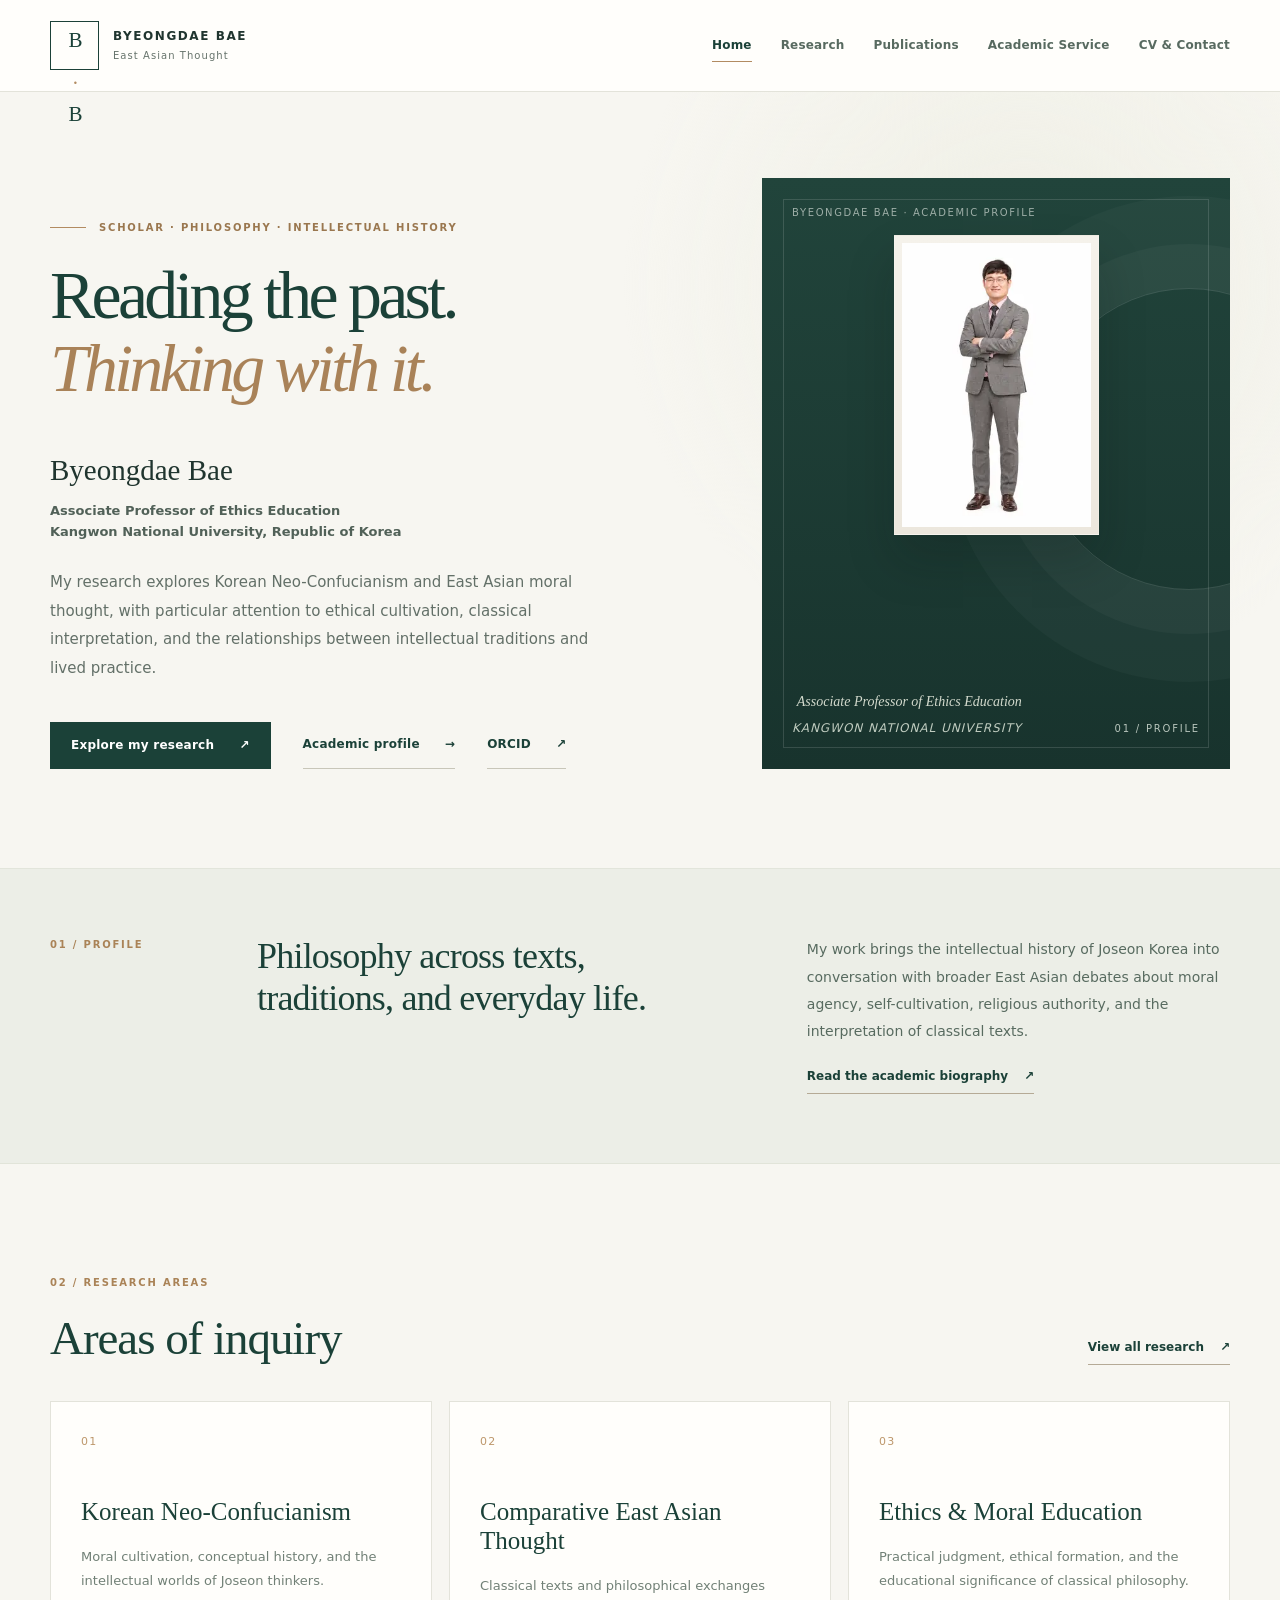
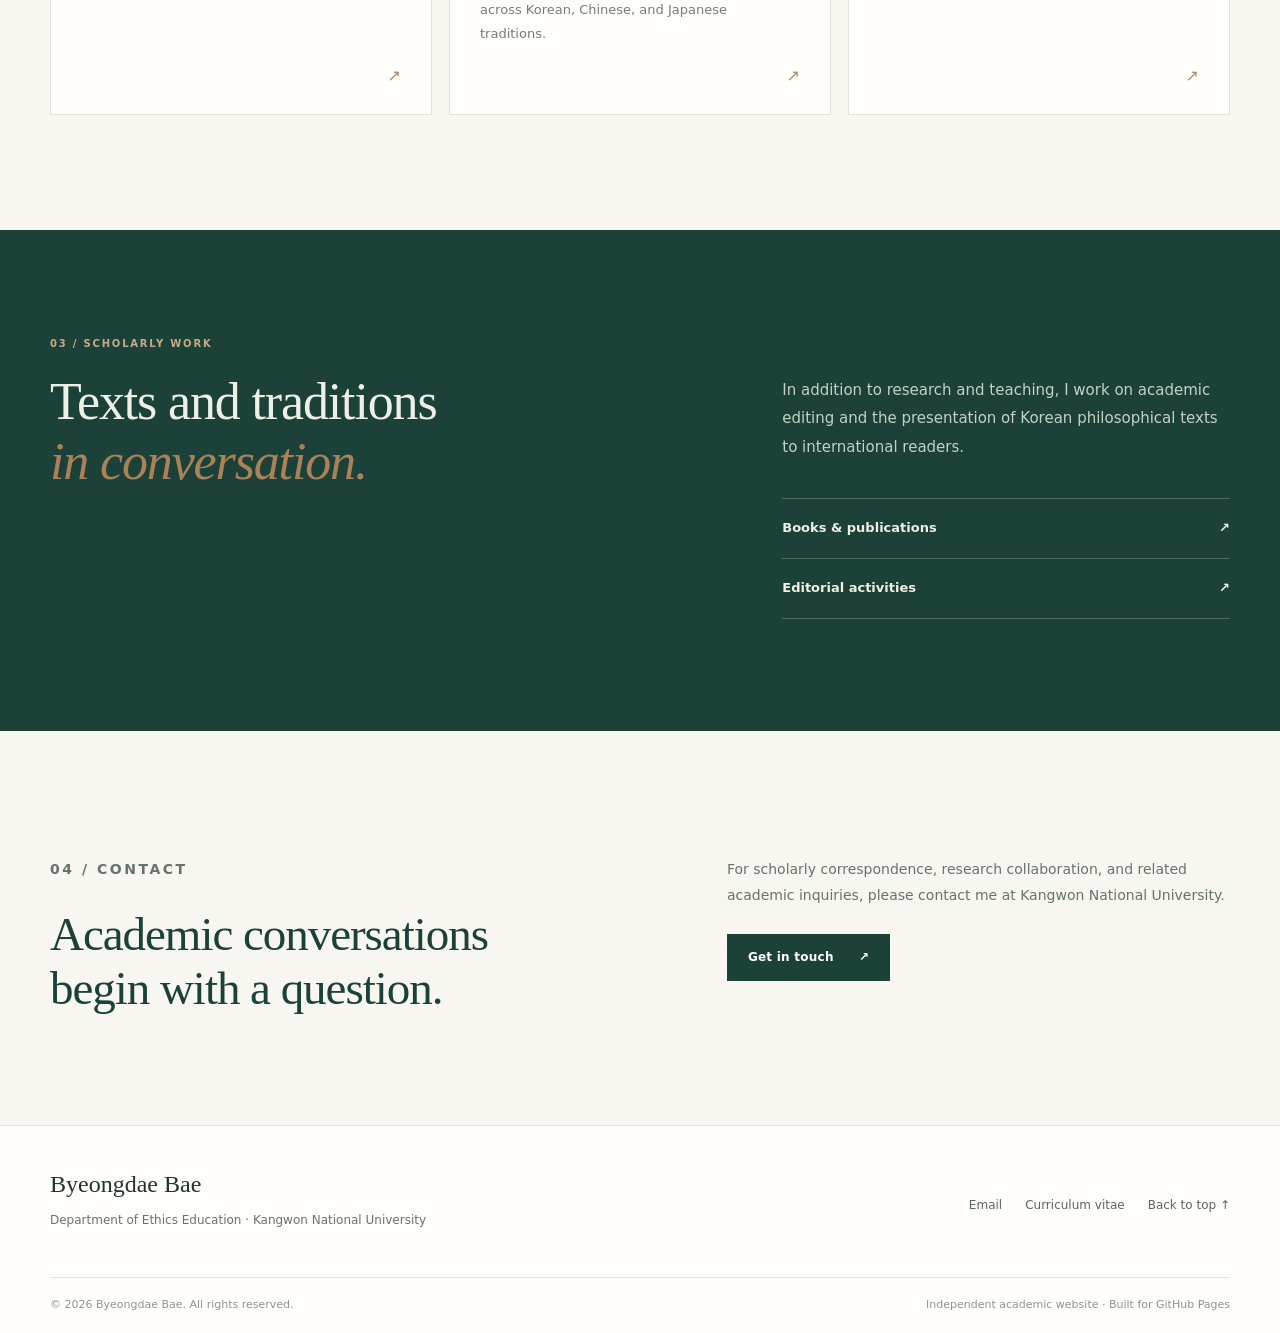
<file: index.html>
<!doctype html>
<html lang="en"><head><meta charset="utf-8"><meta name="viewport" content="width=device-width, initial-scale=1"><meta name="color-scheme" content="light">
<title>East Asian Thought &amp; Moral Philosophy | Byeongdae Bae</title><meta name="description" content="Academic website of Byeongdae Bae, Associate Professor of Ethics Education at Kangwon National University."><meta name="author" content="Byeongdae Bae">
<meta property="og:type" content="website"><meta property="og:site_name" content="Byeongdae Bae — East Asian Thought"><meta property="og:title" content="East Asian Thought &amp; Moral Philosophy | Byeongdae Bae"><meta property="og:description" content="Academic website of Byeongdae Bae, Associate Professor of Ethics Education at Kangwon National University."><meta property="og:url" content="https://byongdae123-sketch.github.io/index.html">
<link rel="canonical" href="https://byongdae123-sketch.github.io/index.html"><link rel="icon" href="assets/favicon.svg" type="image/svg+xml"><link rel="stylesheet" href="assets/style.css">
<style>
/* Featured monograph */
.book-feature{background:#f0f1e9;border-block:1px solid #dfe4d9}
.book-feature-inner{display:grid;grid-template-columns:minmax(0,1fr) 180px;gap:46px;align-items:center;padding:65px 0}
.book-feature-copy .section-index{margin-bottom:14px}
.book-feature-title{font-family:Georgia,"Times New Roman",serif;font-size:clamp(32px,4vw,48px);line-height:1.2;color:#1b4138;margin:0 0 14px}
.book-feature-subtitle{color:#596e61;line-height:1.8;margin:0 0 16px;font-size:15px}
.book-feature-meta{color:#6e7c71;font-size:13px;line-height:1.85;margin-bottom:25px}
.book-feature-cover{display:block;width:100%;max-width:180px;height:auto;box-shadow:0 18px 34px #1a302a25;border:1px solid #d4d6cd}
@media(max-width:640px){.book-feature-inner{grid-template-columns:minmax(0,1fr) 110px;gap:18px;padding:46px 0}.book-feature-cover{max-width:110px}.book-feature-title{font-size:32px}.book-feature-subtitle{font-size:13px}}
@media(max-width:400px){.book-feature-inner{grid-template-columns:1fr}.book-feature-cover{width:140px;max-width:140px;grid-row:1}}
</style>
</head><body><a class="skip-link" href="#content">Skip to content</a>
<header class="site-header" id="top"><div class="shell nav-shell">
<a class="brand" href="index.html" aria-label="Byeongdae Bae homepage"><span class="brand-mark">B<span class="mark-dot">.</span>B</span><span class="brand-words">BYEONGDAE BAE<small>East Asian Thought</small></span></a>
<button class="nav-toggle" type="button" aria-expanded="false" aria-controls="primary-navigation" aria-label="Open navigation"><span></span><span></span><span></span></button>
<nav class="primary-nav" id="primary-navigation" aria-label="Primary navigation"><a href="index.html" aria-current="page" class="active">Home</a>
<a href="research.html">Research</a>
<a href="publications.html">Publications</a>
<a href="academic-service.html">Academic Service</a>
<a href="cv.html">CV & Contact</a></nav></div></header><main id="content"><section class="hero"><div class="shell hero-grid"><div class="hero-copy"><p class="eyebrow"><span class="eyebrow-line"></span> SCHOLAR · PHILOSOPHY · INTELLECTUAL HISTORY</p>
<h1>Reading the past.<br><em>Thinking with it.</em></h1>
<p class="hero-lead">Byeongdae Bae</p>
<p class="hero-role">Associate Professor of Ethics Education<br>Kangwon National University, Republic of Korea</p>
<p class="hero-desc">My research explores Korean Neo-Confucianism and East Asian moral thought, with particular attention to ethical cultivation, classical interpretation, and the relationships between intellectual traditions and lived practice.</p>
<div class="hero-actions"><a class="button button-primary" href="research.html">Explore my research <span aria-hidden="true">↗</span></a><a class="button button-text" href="cv.html">Academic profile <span aria-hidden="true">→</span></a><a class="button button-text" href="https://orcid.org/0000-0002-0640-7122" target="_blank" rel="noopener noreferrer me" aria-label="ORCID researcher profile 0000-0002-0640-7122">ORCID <span aria-hidden="true">↗</span></a></div></div>
<div class="hero-art hero-portrait" aria-label="Portrait of Byeongdae Bae"><div class="portrait-meta">BYEONGDAE BAE · ACADEMIC PROFILE</div><figure class="portrait-frame"><img src="assets/profile-standing-corrected.webp?v=3" alt="Full-length portrait of Byeongdae Bae in a gray suit, standing with arms folded."></figure><div class="portrait-note"><p class="portrait-caption">Associate Professor of Ethics Education<span>Kangwon National University</span></p><div class="art-index">01 / PROFILE</div></div></div></div></section>
<section class="intro-band"><div class="shell band-grid"><span class="section-index">01 / PROFILE</span><div><h2>Philosophy across texts,<br>traditions, and everyday life.</h2></div><div><p>My work brings the intellectual history of Joseon Korea into conversation with broader East Asian debates about moral agency, self-cultivation, religious authority, and the interpretation of classical texts.</p><a class="inline-link" href="cv.html">Read the academic biography <span aria-hidden="true">↗</span></a></div></div></section>
<section class="section shell"><div class="section-heading"><div><p class="section-index">02 / RESEARCH AREAS</p><h2>Areas of inquiry</h2></div><a class="inline-link" href="research.html">View all research <span aria-hidden="true">↗</span></a></div>
<div class="research-grid"><a class="research-card" href="research.html#neo-confucianism"><span class="card-no">01</span><h3>Korean Neo-Confucianism</h3><p>Moral cultivation, conceptual history, and the intellectual worlds of Joseon thinkers.</p><span class="card-arrow">↗</span></a>
<a class="research-card" href="research.html#comparative"><span class="card-no">02</span><h3>Comparative East Asian Thought</h3><p>Classical texts and philosophical exchanges across Korean, Chinese, and Japanese traditions.</p><span class="card-arrow">↗</span></a>
<a class="research-card" href="research.html#ethics"><span class="card-no">03</span><h3>Ethics & Moral Education</h3><p>Practical judgment, ethical formation, and the educational significance of classical philosophy.</p><span class="card-arrow">↗</span></a></div></section>
<section class="dark-panel"><div class="shell dark-grid"><div><p class="section-index section-index-light">03 / SCHOLARLY WORK</p><h2>Texts and traditions<br><em>in conversation.</em></h2></div><div class="dark-copy"><p>In addition to research and teaching, I work on academic editing and the presentation of Korean philosophical texts to international readers.</p><div class="dark-links"><a href="publications.html">Books & publications <span>↗</span></a><a href="academic-service.html">Editorial activities <span>↗</span></a></div></div></div></section>
<section class="section shell final-cta"><div><p class="section-index">04 / CONTACT</p><h2>Academic conversations<br>begin with a question.</h2></div><div><p>For scholarly correspondence, research collaboration, and related academic inquiries, please contact me at Kangwon National University.</p><a class="button button-primary" href="mailto:ethicslove@kangwon.ac.kr">Get in touch <span aria-hidden="true">↗</span></a></div></section></main><footer class="site-footer"><div class="shell footer-inner"><div><strong>Byeongdae Bae</strong><p>Department of Ethics Education · Kangwon National University</p></div><div class="footer-links"><a href="mailto:ethicslove@kangwon.ac.kr">Email</a><a href="cv.html">Curriculum vitae</a><a href="#top">Back to top ↑</a></div></div><div class="shell footer-bottom"><span>© <span id="year">2026</span> Byeongdae Bae. All rights reserved.</span><span>Independent academic website · Built for GitHub Pages</span></div></footer>
<script src="assets/main.js" defer></script></body></html>
</file>
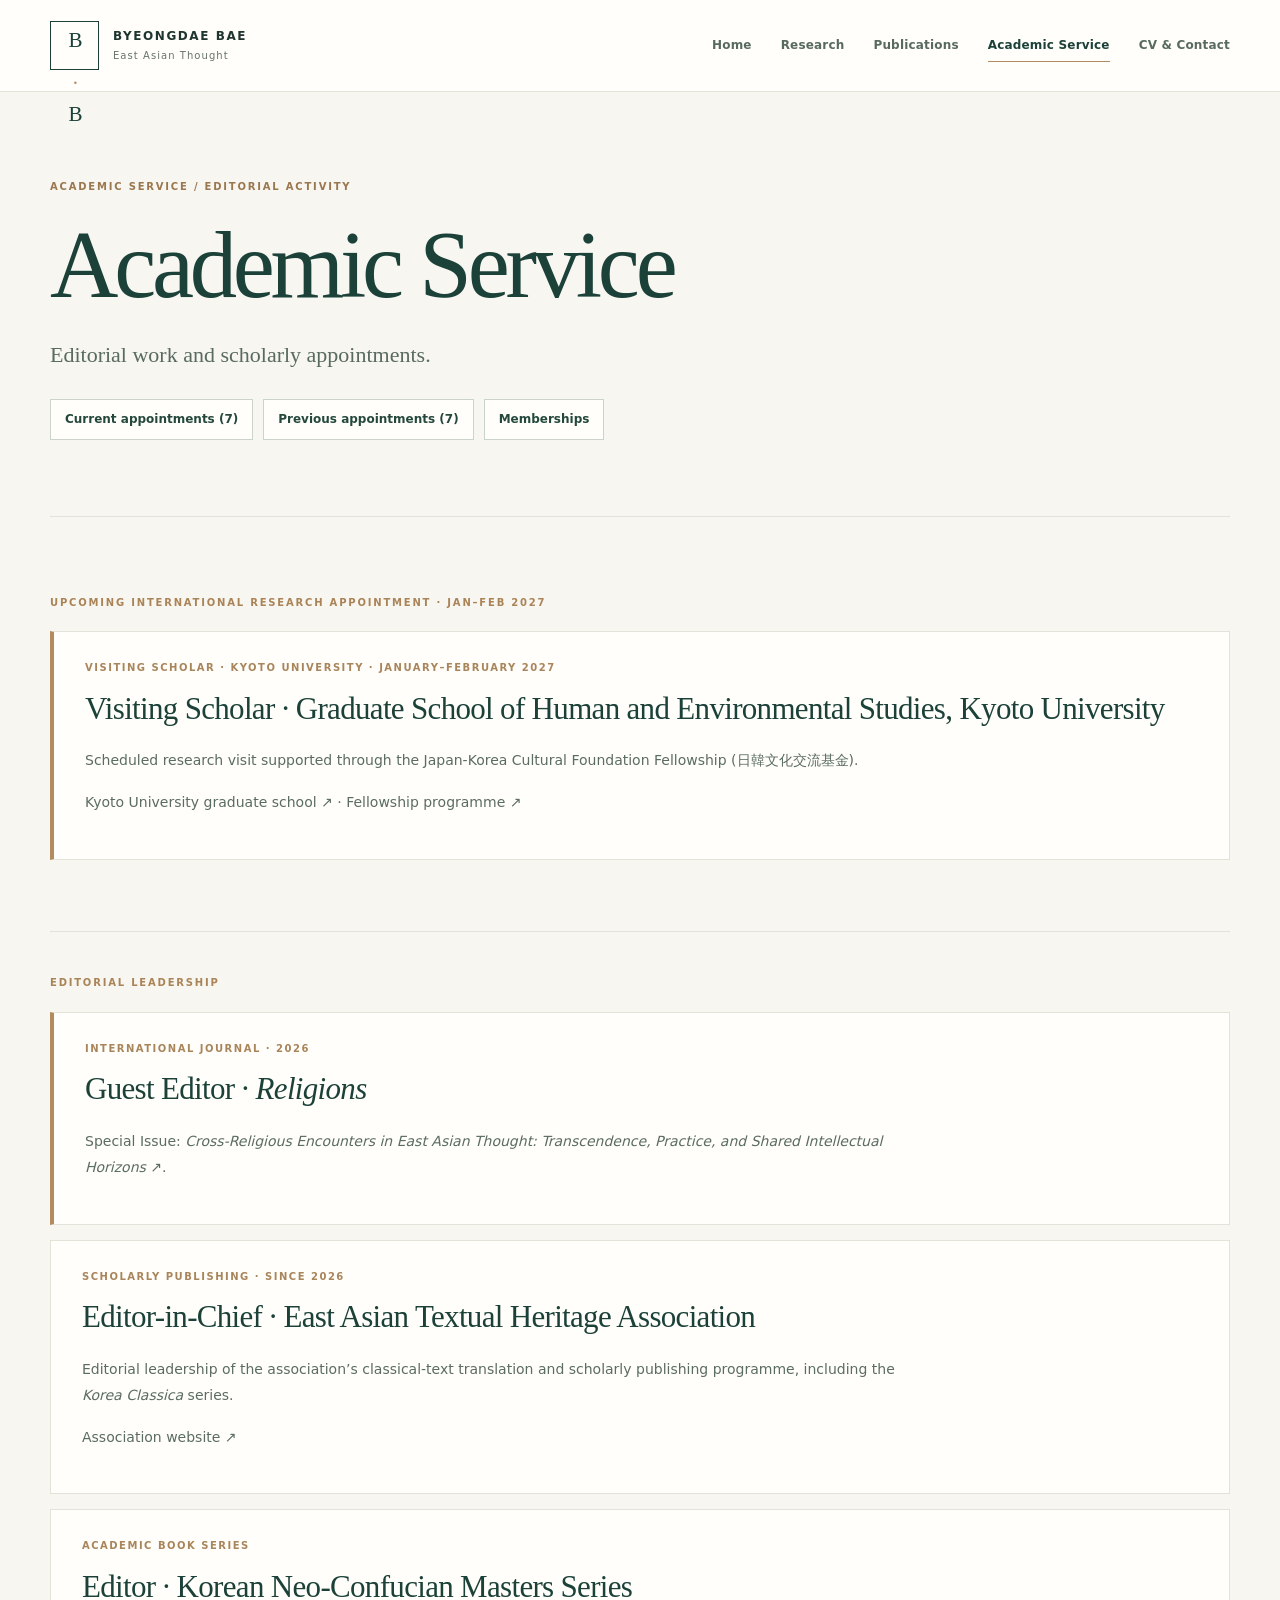
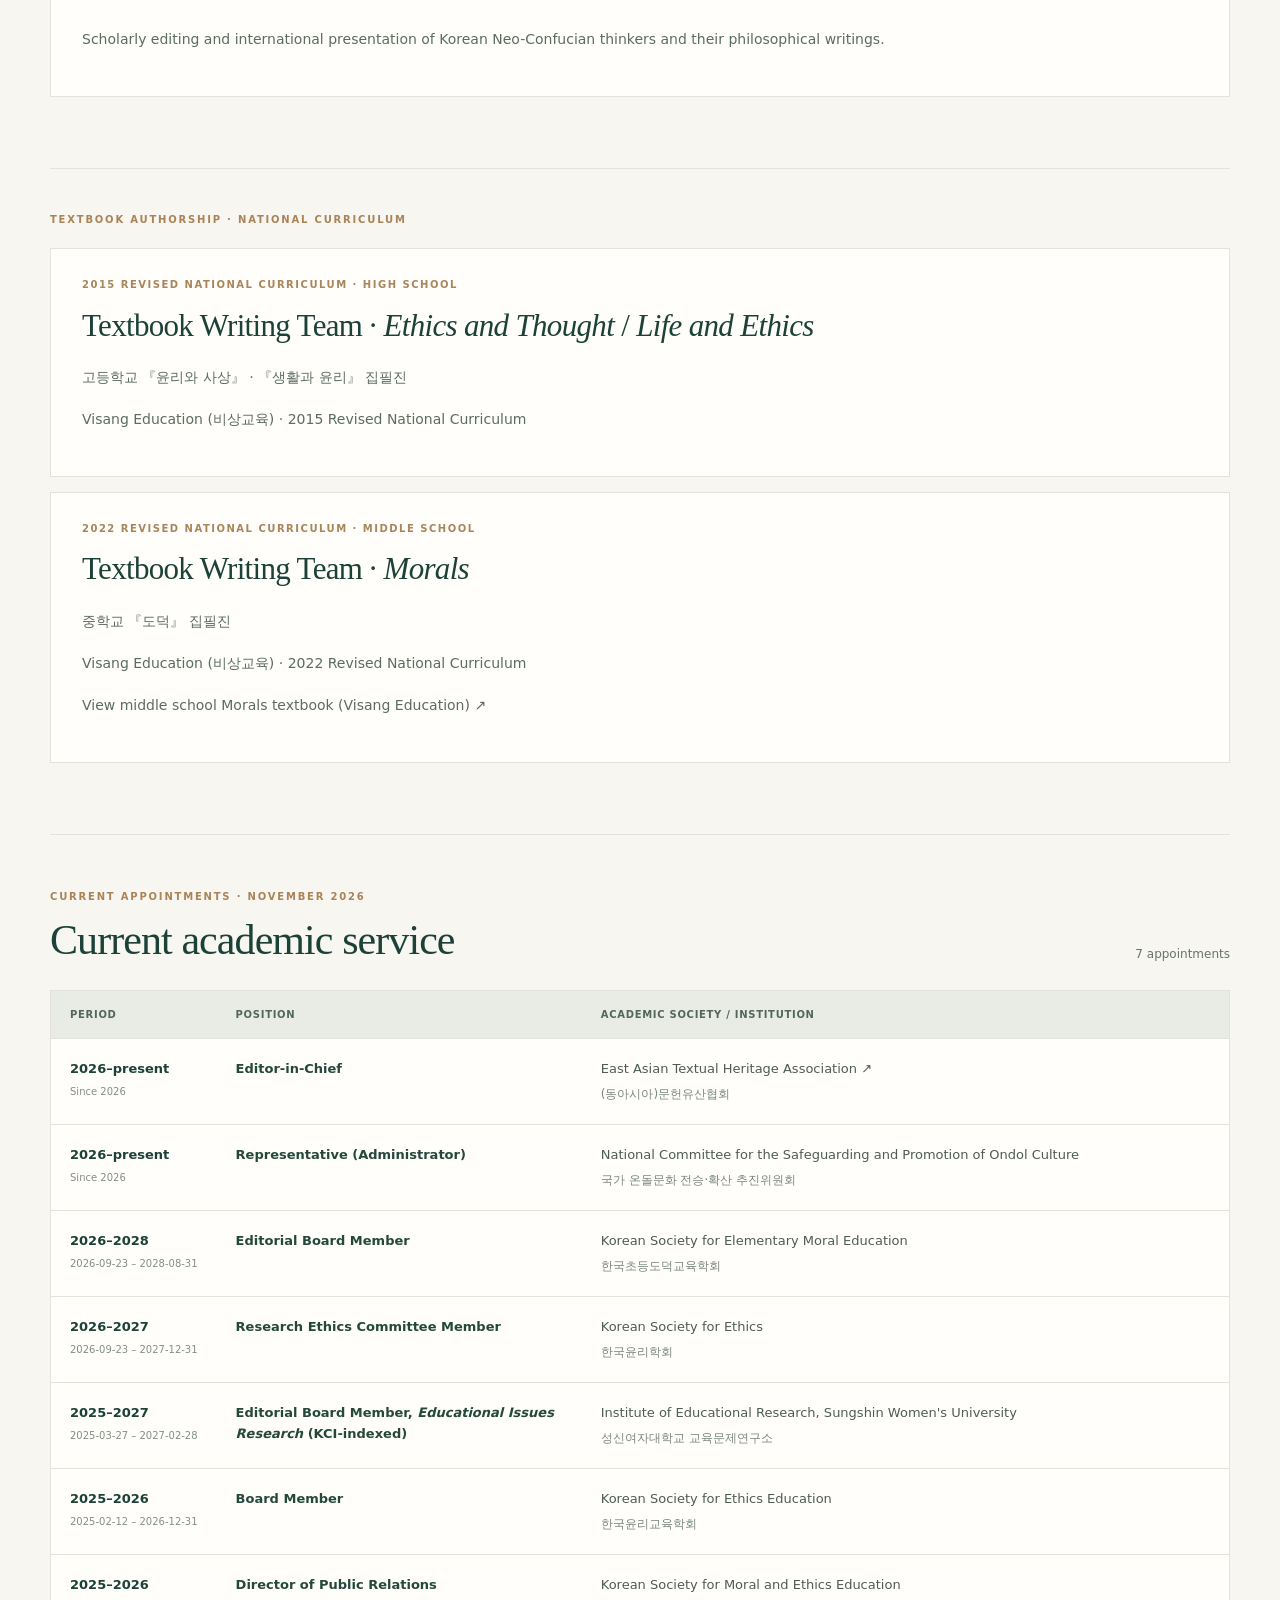
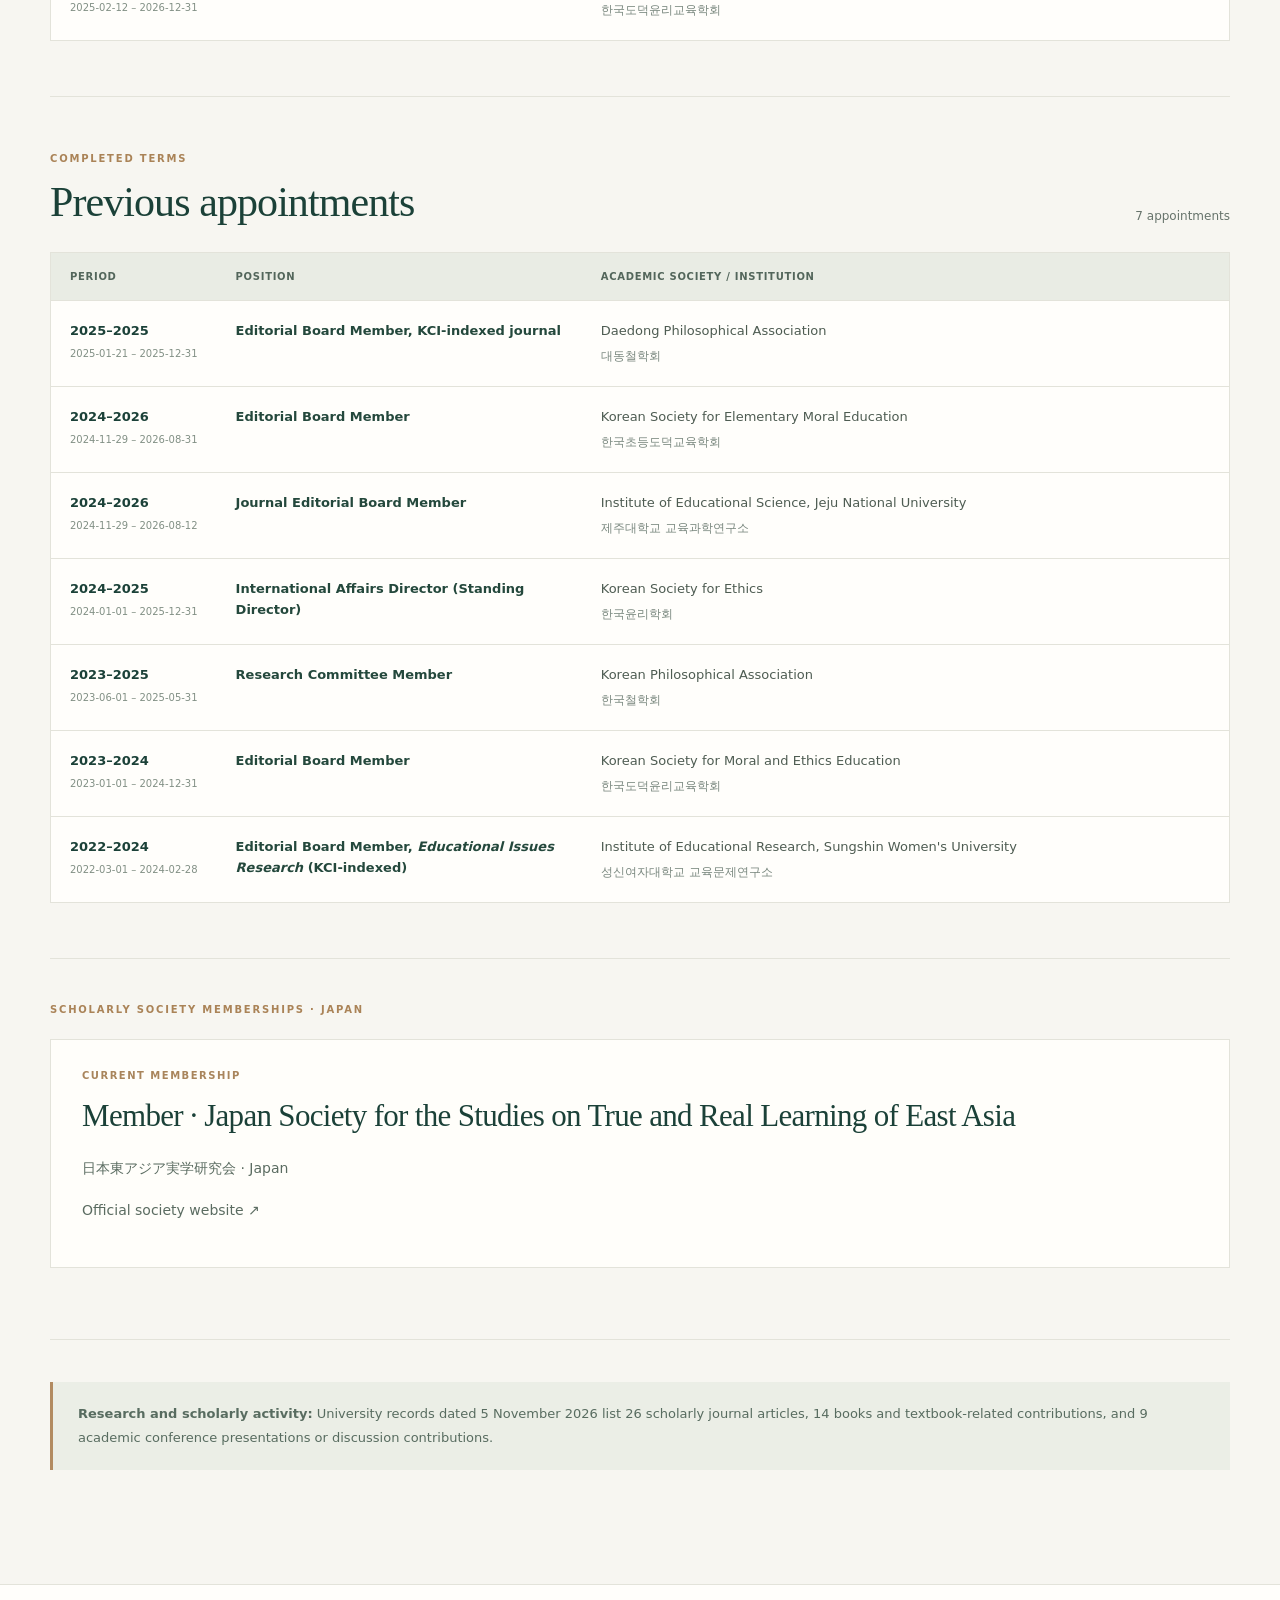
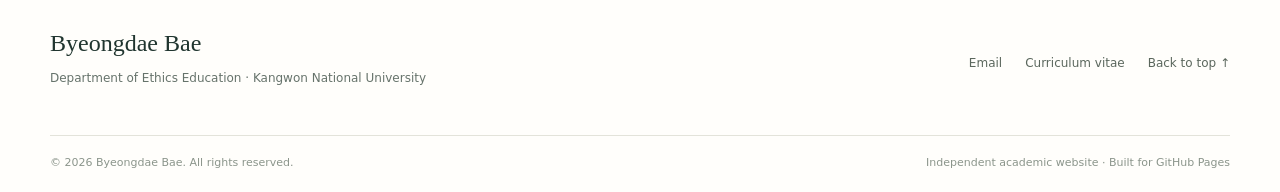
<file: academic-service.html>
<!doctype html>
<html lang="en"><head><meta charset="utf-8"><meta name="viewport" content="width=device-width, initial-scale=1"><meta name="color-scheme" content="light">
<title>Academic Service | Byeongdae Bae</title><meta name="description" content="Academic editorial appointments, scholarly leadership, and research service of Byeongdae Bae."><meta name="author" content="Byeongdae Bae">
<meta property="og:type" content="website"><meta property="og:site_name" content="Byeongdae Bae — East Asian Thought"><meta property="og:title" content="Academic Service | Byeongdae Bae"><meta property="og:description" content="Academic editorial service and scholarly activities of Byeongdae Bae."><meta property="og:url" content="https://byongdae123-sketch.github.io/academic-service.html">
<link rel="canonical" href="https://byongdae123-sketch.github.io/academic-service.html"><link rel="icon" href="assets/favicon.svg" type="image/svg+xml"><link rel="stylesheet" href="assets/style.css">

<style>
/* Academic service record — matches the existing visual identity */
.as-service-group{padding:53px 0 55px;border-bottom:1px solid var(--border)}
.as-group-top{display:flex;align-items:end;justify-content:space-between;gap:16px;margin-bottom:25px}
.as-group-top h2{font-size:clamp(30px,3.3vw,42px);color:var(--green)}
.as-group-top .section-index{margin-bottom:11px}
.as-count{font-size:12px;color:var(--muted);white-space:nowrap}
.as-table-wrap{overflow-x:auto;border:1px solid var(--border);background:var(--paper)}
.as-table{width:100%;border-collapse:collapse;text-align:left;font-size:13px;min-width:610px}
.as-table th{background:#e9ece4;text-transform:uppercase;letter-spacing:.07em;font-size:10px;font-weight:750;color:#53665b;padding:15px 19px;border-bottom:1px solid var(--border)}
.as-table td{padding:20px 19px;border-bottom:1px solid var(--border);vertical-align:top;color:#4e5c52;line-height:1.6}
.as-table tbody tr:last-child td{border-bottom:none}
.as-table tbody tr:hover{background:#f6f7f1}
.as-period{white-space:nowrap;width:155px;color:var(--green)!important;font-weight:650}
.as-exact{display:block;font-size:10px;color:#829085;font-weight:400;margin-top:4px;letter-spacing:0}
.as-role{font-weight:650;color:#24483c!important;width:31%}
.as-korean{display:block;font-size:12px;color:#79877e;margin-top:5px}
.as-note{margin:42px 0 14px;background:#ebeee6;border-left:3px solid var(--copper);padding:20px 25px}
.as-note p{font-size:13px;line-height:1.85;color:#586c60;margin:0}
@media(max-width:640px){.as-group-top{align-items:start;flex-direction:column}.as-count{margin-top:-3px}.as-service-group{padding:36px 0}.as-note{padding:17px}}
</style>
<style>
.as-jump-links{display:flex;flex-wrap:wrap;gap:10px;margin-top:27px}
.as-jump-links a{font-size:12px;border:1px solid #cbd4c9;background:#fffefb;color:#24483c;padding:9px 14px;font-weight:650}
.as-jump-links a:hover{background:#e7efe4}
.as-award{margin:5px 0 42px;padding:27px 31px 25px;background:#f0eee5;border-left:3px solid #b28b61;scroll-margin-top:22px}
.as-award .section-index{margin-bottom:10px}
.as-award h2{font-size:clamp(25px,3.3vw,36px);color:#1b4138}
.as-award p:not(.section-index){font-size:13px;color:#52665a;line-height:1.85;margin-top:14px;margin-bottom:0}
.as-service-group{scroll-margin-top:22px}
@media(max-width:600px){.as-award{padding:22px 19px}.as-jump-links{gap:7px}.as-jump-links a{font-size:11px;padding:8px 10px}}
</style>
</head><body><a class="skip-link" href="#content">Skip to content</a>
<header class="site-header" id="top"><div class="shell nav-shell">
<a class="brand" href="index.html" aria-label="Byeongdae Bae homepage"><span class="brand-mark">B<span class="mark-dot">.</span>B</span><span class="brand-words">BYEONGDAE BAE<small>East Asian Thought</small></span></a>
<button class="nav-toggle" type="button" aria-expanded="false" aria-controls="primary-navigation" aria-label="Open navigation"><span></span><span></span><span></span></button>
<nav class="primary-nav" id="primary-navigation" aria-label="Primary navigation"><a href="index.html">Home</a>
<a href="research.html">Research</a>
<a href="publications.html">Publications</a>
<a href="academic-service.html" aria-current="page" class="active">Academic Service</a>
<a href="cv.html">CV & Contact</a></nav></div></header><main id="content"><section class="page-hero shell"><p class="eyebrow">ACADEMIC SERVICE / EDITORIAL ACTIVITY</p><h1>Academic Service</h1><p class="page-intro">Editorial work and scholarly appointments.</p><nav class="as-jump-links" aria-label="Academic Service sections"><a href="#current-service">Current appointments (7)</a><a href="#previous-service">Previous appointments (7)</a><a href="#memberships">Memberships</a></nav></section>
<section class="shell page-body">
<div class="pub-section" id="kyoto-visiting-scholar"><p class="section-index">UPCOMING INTERNATIONAL RESEARCH APPOINTMENT · JAN–FEB 2027</p><article class="publication featured-pub"><div class="pub-label">VISITING SCHOLAR · KYOTO UNIVERSITY · JANUARY–FEBRUARY 2027</div><h2>Visiting Scholar · Graduate School of Human and Environmental Studies, Kyoto University</h2><p>Scheduled research visit supported through the Japan-Korea Cultural Foundation Fellowship (<span lang="ja">日韓文化交流基金</span>).</p><p><a href="https://www.h.kyoto-u.ac.jp/en/gr/" target="_blank" rel="noopener noreferrer">Kyoto University graduate school ↗</a> · <a href="https://jkcf.or.jp/projects/category/fellowship/" target="_blank" rel="noopener noreferrer">Fellowship programme ↗</a></p></article></div>
<div class="pub-section"><p class="section-index">EDITORIAL LEADERSHIP</p>
<article class="publication featured-pub"><div class="pub-label">INTERNATIONAL JOURNAL · 2026</div><h2>Guest Editor · <em>Religions</em></h2><p>Special Issue: <a href="https://www.mdpi.com/journal/religions/special_issues/2T6JJ6J2G9" target="_blank" rel="noopener noreferrer"><em>Cross-Religious Encounters in East Asian Thought: Transcendence, Practice, and Shared Intellectual Horizons</em> ↗</a>.</p></article>
<article class="publication"><div class="pub-label">SCHOLARLY PUBLISHING · SINCE 2026</div><h2>Editor-in-Chief · East Asian Textual Heritage Association</h2><p>Editorial leadership of the association’s classical-text translation and scholarly publishing programme, including the <em>Korea Classica</em> series.</p><p><a href="https://eatha.net/" target="_blank" rel="noopener noreferrer">Association website ↗</a></p></article>
<article class="publication"><div class="pub-label">ACADEMIC BOOK SERIES</div><h2>Editor · Korean Neo-Confucian Masters Series</h2><p>Scholarly editing and international presentation of Korean Neo-Confucian thinkers and their philosophical writings.</p></article></div>
<div class="pub-section" id="textbook-authorship"><p class="section-index">TEXTBOOK AUTHORSHIP · NATIONAL CURRICULUM</p>
<article class="publication"><div class="pub-label">2015 REVISED NATIONAL CURRICULUM · HIGH SCHOOL</div><h2>Textbook Writing Team · <em>Ethics and Thought</em> / <em>Life and Ethics</em></h2><p lang="ko">고등학교 『윤리와 사상』 · 『생활과 윤리』 집필진</p><p>Visang Education (비상교육) · 2015 Revised National Curriculum</p></article>
<article class="publication"><div class="pub-label">2022 REVISED NATIONAL CURRICULUM · MIDDLE SCHOOL</div><h2>Textbook Writing Team · <em>Morals</em></h2><p lang="ko">중학교 『도덕』 집필진</p><p>Visang Education (비상교육) · 2022 Revised National Curriculum</p><p><a href="https://textbook.visang.com/textbook/bookdetail?gtt=M&amp;ac=B0310" target="_blank" rel="noopener noreferrer">View middle school Morals textbook (Visang Education) ↗</a></p></article></div>
<section class="as-service-group" aria-labelledby="current-service"><div class="as-group-top"><div><p class="section-index">CURRENT APPOINTMENTS · NOVEMBER 2026</p><h2 id="current-service">Current academic service</h2></div><span class="as-count">7 appointments</span></div><div class="as-table-wrap"><table class="as-table"><thead><tr><th scope="col">Period</th><th scope="col">Position</th><th scope="col">Academic Society / Institution</th></tr></thead><tbody><tr><td class="as-period"><time datetime="2026">2026–present</time><span class="as-exact">Since 2026</span></td><td class="as-role">Editor-in-Chief</td><td><a href="https://eatha.net/" target="_blank" rel="noopener noreferrer">East Asian Textual Heritage Association ↗</a><span class="as-korean" lang="ko">(동아시아)문헌유산협회</span></td></tr>
<tr><td class="as-period"><time datetime="2026">2026–present</time><span class="as-exact">Since 2026</span></td><td class="as-role">Representative (Administrator)</td><td><a href="https://ondolculture.org/" target="_blank" rel="noopener noreferrer">National Committee for the Safeguarding and Promotion of Ondol Culture</a><span class="as-korean" lang="ko">국가 온돌문화 전승·확산 추진위원회</span></td></tr>
<tr><td class="as-period"><time datetime="2026-09-23">2026–2028</time><span class="as-exact">2026-09-23 – 2028-08-31</span></td><td class="as-role">Editorial Board Member</td><td>Korean Society for Elementary Moral Education<span class="as-korean" lang="ko">한국초등도덕교육학회</span></td></tr>
<tr><td class="as-period"><time datetime="2026-09-23">2026–2027</time><span class="as-exact">2026-09-23 – 2027-12-31</span></td><td class="as-role">Research Ethics Committee Member</td><td>Korean Society for Ethics<span class="as-korean" lang="ko">한국윤리학회</span></td></tr>
<tr><td class="as-period"><time datetime="2025-03-27">2025–2027</time><span class="as-exact">2025-03-27 – 2027-02-28</span></td><td class="as-role">Editorial Board Member, <em>Educational Issues Research</em> (KCI-indexed)</td><td>Institute of Educational Research, Sungshin Women's University<span class="as-korean" lang="ko">성신여자대학교 교육문제연구소</span></td></tr>
<tr><td class="as-period"><time datetime="2025-02-12">2025–2026</time><span class="as-exact">2025-02-12 – 2026-12-31</span></td><td class="as-role">Board Member</td><td>Korean Society for Ethics Education<span class="as-korean" lang="ko">한국윤리교육학회</span></td></tr>
<tr><td class="as-period"><time datetime="2025-02-12">2025–2026</time><span class="as-exact">2025-02-12 – 2026-12-31</span></td><td class="as-role">Director of Public Relations</td><td>Korean Society for Moral and Ethics Education<span class="as-korean" lang="ko">한국도덕윤리교육학회</span></td></tr></tbody></table></div></section>
<section class="as-service-group" aria-labelledby="previous-service"><div class="as-group-top"><div><p class="section-index">COMPLETED TERMS</p><h2 id="previous-service">Previous appointments</h2></div><span class="as-count">7 appointments</span></div><div class="as-table-wrap"><table class="as-table"><thead><tr><th scope="col">Period</th><th scope="col">Position</th><th scope="col">Academic Society / Institution</th></tr></thead><tbody><tr><td class="as-period"><time datetime="2025-01-21">2025–2025</time><span class="as-exact">2025-01-21 – 2025-12-31</span></td><td class="as-role">Editorial Board Member, KCI-indexed journal</td><td>Daedong Philosophical Association<span class="as-korean" lang="ko">대동철학회</span></td></tr>
<tr><td class="as-period"><time datetime="2024-11-29">2024–2026</time><span class="as-exact">2024-11-29 – 2026-08-31</span></td><td class="as-role">Editorial Board Member</td><td>Korean Society for Elementary Moral Education<span class="as-korean" lang="ko">한국초등도덕교육학회</span></td></tr>
<tr><td class="as-period"><time datetime="2024-11-29">2024–2026</time><span class="as-exact">2024-11-29 – 2026-08-12</span></td><td class="as-role">Journal Editorial Board Member</td><td>Institute of Educational Science, Jeju National University<span class="as-korean" lang="ko">제주대학교 교육과학연구소</span></td></tr>
<tr><td class="as-period"><time datetime="2024-01-01">2024–2025</time><span class="as-exact">2024-01-01 – 2025-12-31</span></td><td class="as-role">International Affairs Director (Standing Director)</td><td>Korean Society for Ethics<span class="as-korean" lang="ko">한국윤리학회</span></td></tr>
<tr><td class="as-period"><time datetime="2023-06-01">2023–2025</time><span class="as-exact">2023-06-01 – 2025-05-31</span></td><td class="as-role">Research Committee Member</td><td>Korean Philosophical Association<span class="as-korean" lang="ko">한국철학회</span></td></tr>
<tr><td class="as-period"><time datetime="2023-01-01">2023–2024</time><span class="as-exact">2023-01-01 – 2024-12-31</span></td><td class="as-role">Editorial Board Member</td><td>Korean Society for Moral and Ethics Education<span class="as-korean" lang="ko">한국도덕윤리교육학회</span></td></tr>
<tr><td class="as-period"><time datetime="2022-03-01">2022–2024</time><span class="as-exact">2022-03-01 – 2024-02-28</span></td><td class="as-role">Editorial Board Member, <em>Educational Issues Research</em> (KCI-indexed)</td><td>Institute of Educational Research, Sungshin Women's University<span class="as-korean" lang="ko">성신여자대학교 교육문제연구소</span></td></tr></tbody></table></div></section>
<div class="pub-section" id="memberships"><p class="section-index">SCHOLARLY SOCIETY MEMBERSHIPS · JAPAN</p><article class="publication"><div class="pub-label">CURRENT MEMBERSHIP</div><h2>Member · Japan Society for the Studies on True and Real Learning of East Asia</h2><p><span lang="ja">日本東アジア実学研究会</span> · Japan</p><p><a href="https://jitsu-ken.net/" target="_blank" rel="noopener noreferrer">Official society website ↗</a></p></article></div>
<section class="as-note" aria-label="Research and scholarly meeting record"><p><strong>Research and scholarly activity:</strong> University records dated 5 November 2026 list 26 scholarly journal articles, 14 books and textbook-related contributions, and 9 academic conference presentations or discussion contributions.</p></section>
</section></main><footer class="site-footer"><div class="shell footer-inner"><div><strong>Byeongdae Bae</strong><p>Department of Ethics Education · Kangwon National University</p></div><div class="footer-links"><a href="mailto:ethicslove@kangwon.ac.kr">Email</a><a href="cv.html">Curriculum vitae</a><a href="#top">Back to top ↑</a></div></div><div class="shell footer-bottom"><span>© <span id="year">2026</span> Byeongdae Bae. All rights reserved.</span><span>Independent academic website · Built for GitHub Pages</span></div></footer>
<script src="assets/main.js" defer></script></body></html>
</file>
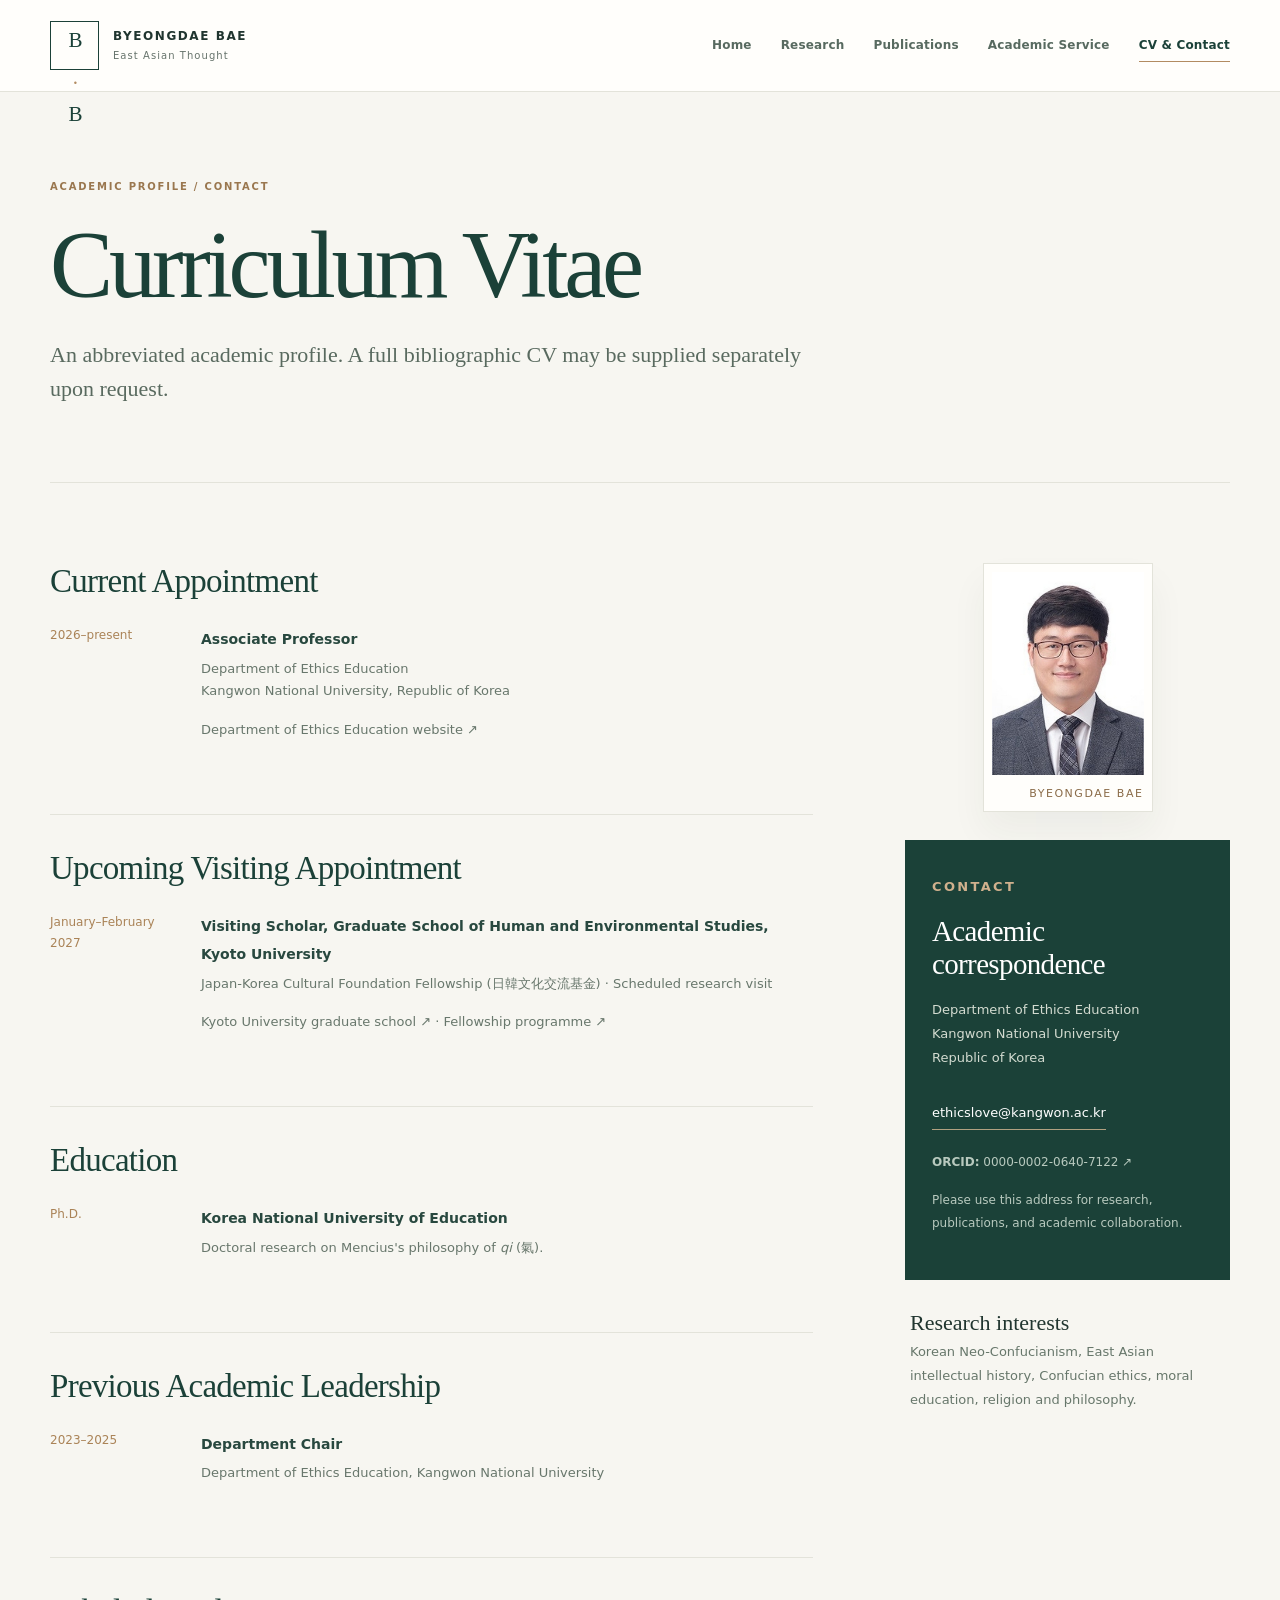
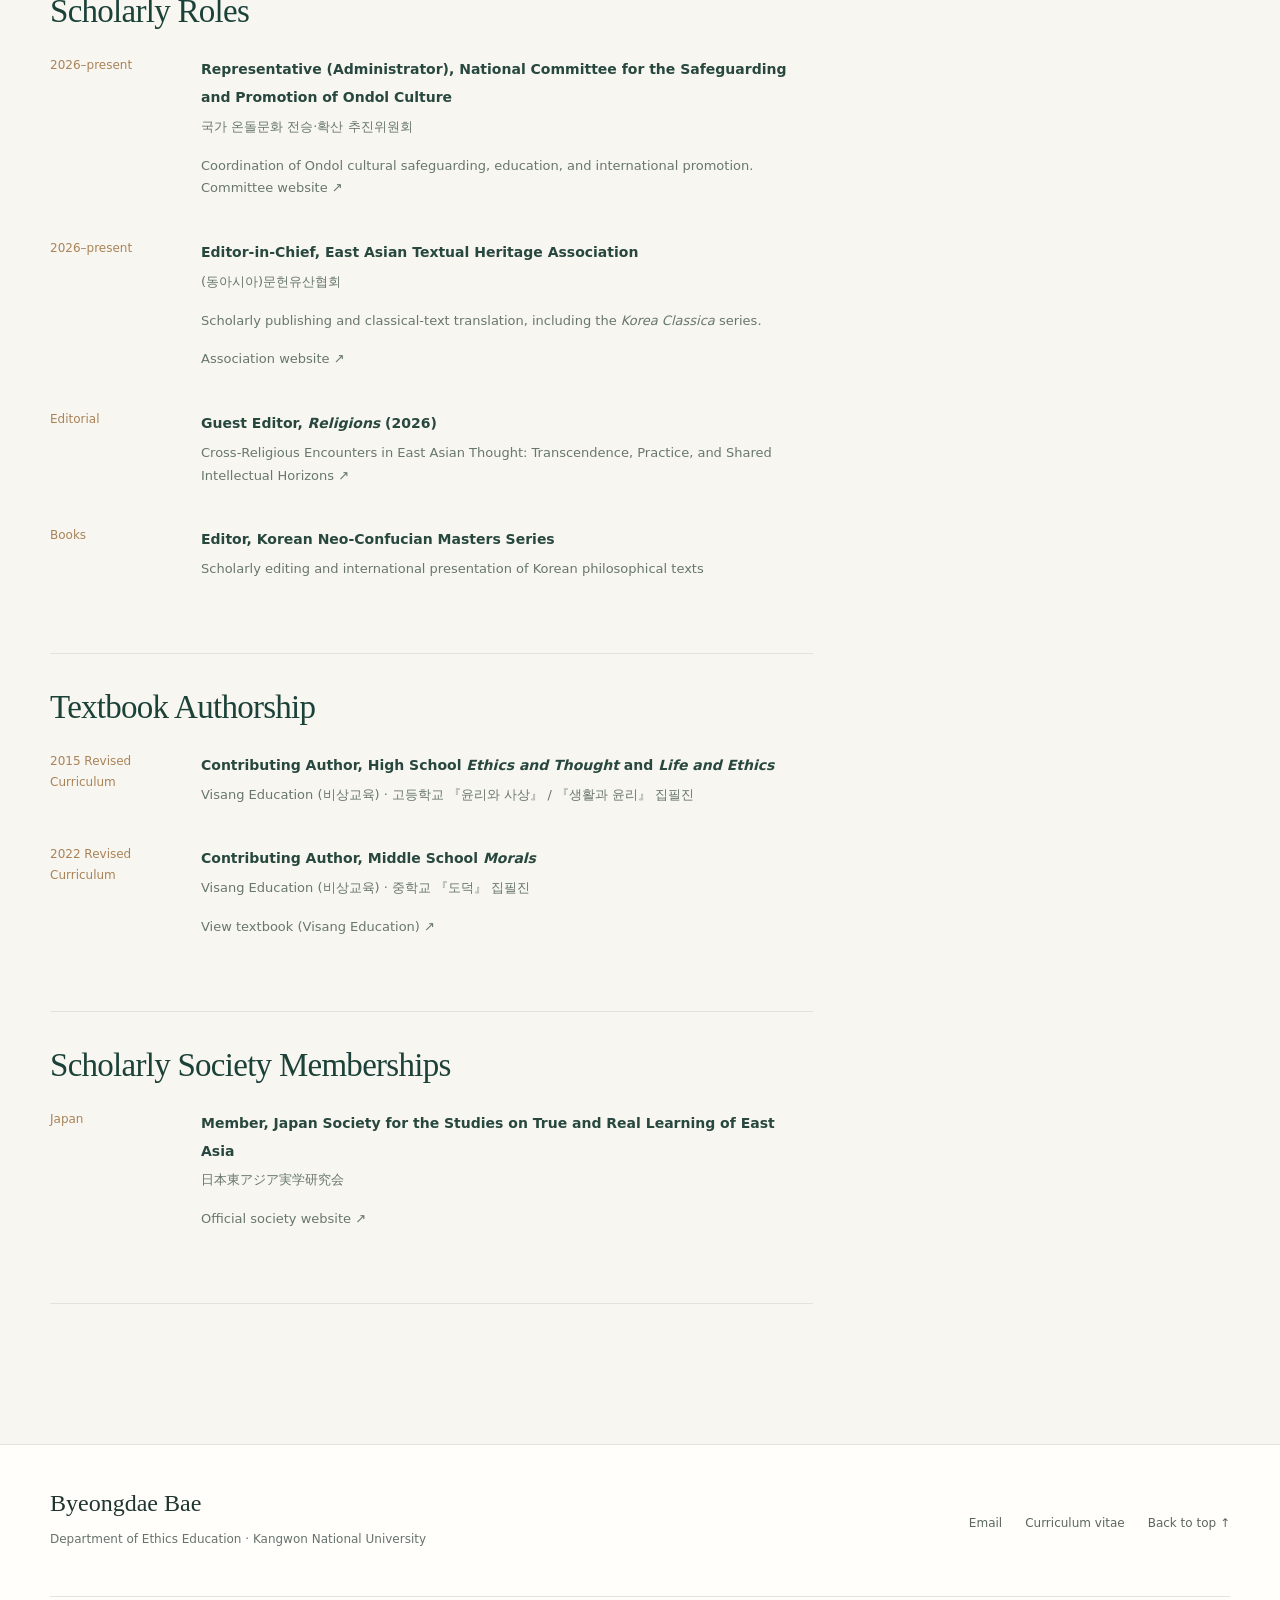
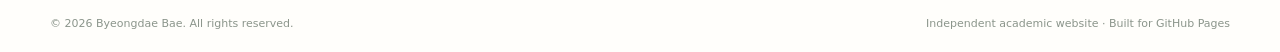
<file: cv.html>
<!doctype html>
<html lang="en"><head><meta charset="utf-8"><meta name="viewport" content="width=device-width, initial-scale=1"><meta name="color-scheme" content="light">
<title>CV and Contact | Byeongdae Bae</title><meta name="description" content="Academic biography, appointments, education, and contact information for Byeongdae Bae."><meta name="author" content="Byeongdae Bae">
<meta property="og:type" content="website"><meta property="og:site_name" content="Byeongdae Bae — East Asian Thought"><meta property="og:title" content="CV and Contact | Byeongdae Bae"><meta property="og:description" content="Academic biography, appointments, education, and contact information for Byeongdae Bae."><meta property="og:url" content="https://byongdae123-sketch.github.io/cv.html">
<link rel="canonical" href="https://byongdae123-sketch.github.io/cv.html"><link rel="icon" href="assets/favicon.svg" type="image/svg+xml"><link rel="stylesheet" href="assets/style.css">
</head><body><a class="skip-link" href="#content">Skip to content</a>
<header class="site-header" id="top"><div class="shell nav-shell">
<a class="brand" href="index.html" aria-label="Byeongdae Bae homepage"><span class="brand-mark">B<span class="mark-dot">.</span>B</span><span class="brand-words">BYEONGDAE BAE<small>East Asian Thought</small></span></a>
<button class="nav-toggle" type="button" aria-expanded="false" aria-controls="primary-navigation" aria-label="Open navigation"><span></span><span></span><span></span></button>
<nav class="primary-nav" id="primary-navigation" aria-label="Primary navigation"><a href="index.html">Home</a>
<a href="research.html">Research</a>
<a href="publications.html">Publications</a>
<a href="academic-service.html">Academic Service</a>
<a href="cv.html" aria-current="page" class="active">CV & Contact</a></nav></div></header><main id="content"><section class="page-hero shell"><p class="eyebrow">ACADEMIC PROFILE / CONTACT</p><h1>Curriculum Vitae</h1><p class="page-intro">An abbreviated academic profile. A full bibliographic CV may be supplied separately upon request.</p></section>
<section class="shell cv-layout"><div class="cv-main"><section class="cv-section"><h2>Current Appointment</h2><div class="cv-row"><span>2026–present</span><div><strong>Associate Professor</strong><p>Department of Ethics Education<br>Kangwon National University, Republic of Korea</p><p><a href="https://ethicsedu.kangwon.ac.kr/ethicsedu/" target="_blank" rel="noopener noreferrer">Department of Ethics Education website ↗</a></p></div></div></section>
<section class="cv-section" id="kyoto-visiting-scholar"><h2>Upcoming Visiting Appointment</h2><div class="cv-row"><span>January–February 2027</span><div><strong>Visiting Scholar, Graduate School of Human and Environmental Studies, Kyoto University</strong><p>Japan-Korea Cultural Foundation Fellowship (日韓文化交流基金) · Scheduled research visit</p><p><a href="https://www.h.kyoto-u.ac.jp/en/gr/" target="_blank" rel="noopener noreferrer">Kyoto University graduate school ↗</a> · <a href="https://jkcf.or.jp/projects/category/fellowship/" target="_blank" rel="noopener noreferrer">Fellowship programme ↗</a></p></div></div></section>
<section class="cv-section"><h2>Education</h2><div class="cv-row"><span>Ph.D.</span><div><strong>Korea National University of Education</strong><p>Doctoral research on Mencius's philosophy of <em>qi</em> (氣).</p></div></div></section>
<section class="cv-section"><h2>Previous Academic Leadership</h2><div class="cv-row"><span>2023–2025</span><div><strong>Department Chair</strong><p>Department of Ethics Education, Kangwon National University</p></div></div></section>
<section class="cv-section"><h2>Scholarly Roles</h2><div class="cv-row"><span>2026–present</span><div><strong>Representative (Administrator), National Committee for the Safeguarding and Promotion of Ondol Culture</strong><p lang="ko">국가 온돌문화 전승·확산 추진위원회</p><p>Coordination of Ondol cultural safeguarding, education, and international promotion. <a href="https://ondolculture.org/" target="_blank" rel="noopener noreferrer">Committee website ↗</a></p></div></div><div class="cv-row"><span>2026–present</span><div><strong>Editor-in-Chief, East Asian Textual Heritage Association</strong><p lang="ko">(동아시아)문헌유산협회</p><p>Scholarly publishing and classical-text translation, including the <em>Korea Classica</em> series.</p><p><a href="https://eatha.net/" target="_blank" rel="noopener noreferrer">Association website ↗</a></p></div></div><div class="cv-row"><span>Editorial</span><div><strong>Guest Editor, <em>Religions</em> (2026)</strong><p><a href="https://www.mdpi.com/journal/religions/special_issues/2T6JJ6J2G9" target="_blank" rel="noopener noreferrer">Cross-Religious Encounters in East Asian Thought: Transcendence, Practice, and Shared Intellectual Horizons ↗</a></p></div></div><div class="cv-row"><span>Books</span><div><strong>Editor, Korean Neo-Confucian Masters Series</strong><p>Scholarly editing and international presentation of Korean philosophical texts</p></div></div></section><section class="cv-section" id="textbook-authorship"><h2>Textbook Authorship</h2><div class="cv-row"><span>2015 Revised Curriculum</span><div><strong>Contributing Author, High School <em>Ethics and Thought</em> and <em>Life and Ethics</em></strong><p>Visang Education (비상교육) · <span lang="ko">고등학교 『윤리와 사상』 / 『생활과 윤리』 집필진</span></p></div></div><div class="cv-row"><span>2022 Revised Curriculum</span><div><strong>Contributing Author, Middle School <em>Morals</em></strong><p>Visang Education (비상교육) · <span lang="ko">중학교 『도덕』 집필진</span></p><p><a href="https://textbook.visang.com/textbook/bookdetail?gtt=M&amp;ac=B0310" target="_blank" rel="noopener noreferrer">View textbook (Visang Education) ↗</a></p></div></div></section><section class="cv-section" id="memberships"><h2>Scholarly Society Memberships</h2><div class="cv-row"><span>Japan</span><div><strong>Member, Japan Society for the Studies on True and Real Learning of East Asia</strong><p lang="ja">日本東アジア実学研究会</p><p><a href="https://jitsu-ken.net/" target="_blank" rel="noopener noreferrer">Official society website ↗</a></p></div></div></section></div>
<aside class="cv-sidebar"><figure class="sidebar-portrait"><img src="assets/profile-headshot.jpg?v=3" alt="Head-and-shoulders portrait of Byeongdae Bae wearing a suit and tie."><figcaption>Byeongdae Bae</figcaption></figure><div class="contact-card"><p class="eyebrow">CONTACT</p><h2>Academic correspondence</h2><p>Department of Ethics Education<br>Kangwon National University<br>Republic of Korea</p><a class="email-link" href="mailto:ethicslove@kangwon.ac.kr">ethicslove@kangwon.ac.kr</a><p class="contact-small"><strong>ORCID:</strong> <a href="https://orcid.org/0000-0002-0640-7122" target="_blank" rel="noopener noreferrer me">0000-0002-0640-7122 ↗</a></p><p class="contact-small">Please use this address for research, publications, and academic collaboration.</p></div><div class="aside-note"><h3>Research interests</h3><p>Korean Neo-Confucianism, East Asian intellectual history, Confucian ethics, moral education, religion and philosophy.</p></div></aside></section></main><footer class="site-footer"><div class="shell footer-inner"><div><strong>Byeongdae Bae</strong><p>Department of Ethics Education · Kangwon National University</p></div><div class="footer-links"><a href="mailto:ethicslove@kangwon.ac.kr">Email</a><a href="cv.html">Curriculum vitae</a><a href="#top">Back to top ↑</a></div></div><div class="shell footer-bottom"><span>© <span id="year">2026</span> Byeongdae Bae. All rights reserved.</span><span>Independent academic website · Built for GitHub Pages</span></div></footer>
<script src="assets/main.js" defer></script></body></html>
</file>
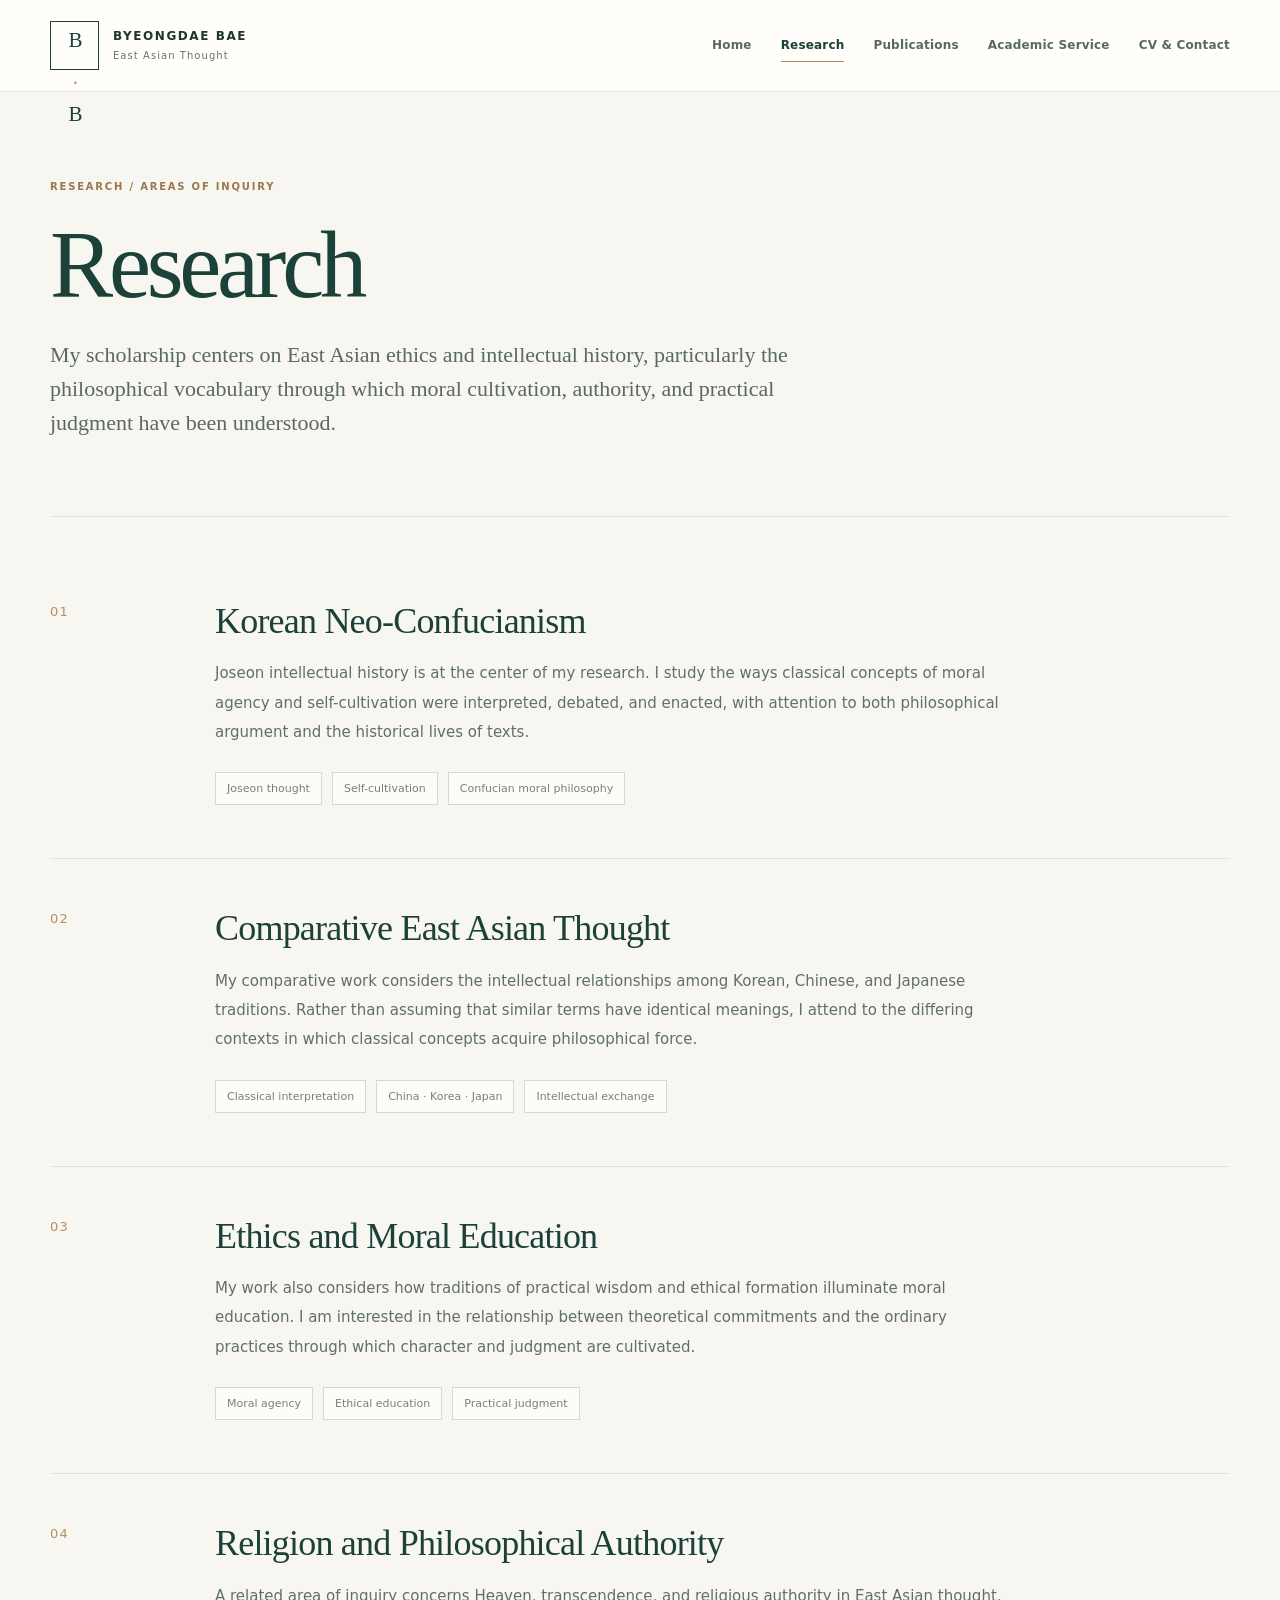
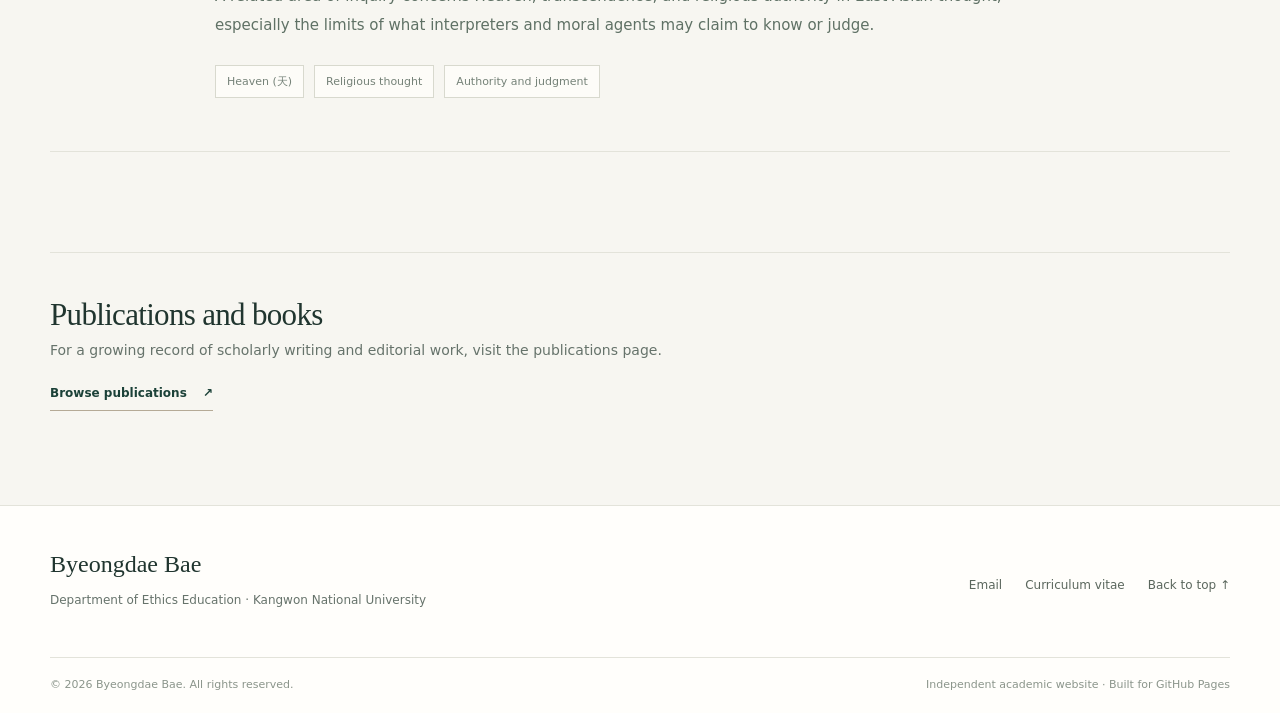
<file: research.html>
<!doctype html>
<html lang="en"><head><meta charset="utf-8"><meta name="viewport" content="width=device-width, initial-scale=1"><meta name="color-scheme" content="light">
<title>Research | Byeongdae Bae</title><meta name="description" content="Research interests of Byeongdae Bae in Korean Neo-Confucianism, East Asian thought, and ethics education."><meta name="author" content="Byeongdae Bae">
<meta property="og:type" content="website"><meta property="og:site_name" content="Byeongdae Bae — East Asian Thought"><meta property="og:title" content="Research | Byeongdae Bae"><meta property="og:description" content="Research interests of Byeongdae Bae in Korean Neo-Confucianism, East Asian thought, and ethics education."><meta property="og:url" content="https://byongdae123-sketch.github.io/research.html">
<link rel="canonical" href="https://byongdae123-sketch.github.io/research.html"><link rel="icon" href="assets/favicon.svg" type="image/svg+xml"><link rel="stylesheet" href="assets/style.css">
</head><body><a class="skip-link" href="#content">Skip to content</a>
<header class="site-header" id="top"><div class="shell nav-shell">
<a class="brand" href="index.html" aria-label="Byeongdae Bae homepage"><span class="brand-mark">B<span class="mark-dot">.</span>B</span><span class="brand-words">BYEONGDAE BAE<small>East Asian Thought</small></span></a>
<button class="nav-toggle" type="button" aria-expanded="false" aria-controls="primary-navigation" aria-label="Open navigation"><span></span><span></span><span></span></button>
<nav class="primary-nav" id="primary-navigation" aria-label="Primary navigation"><a href="index.html">Home</a>
<a href="research.html" aria-current="page" class="active">Research</a>
<a href="publications.html">Publications</a>
<a href="academic-service.html">Academic Service</a>
<a href="cv.html">CV & Contact</a></nav></div></header><main id="content"><section class="page-hero shell"><p class="eyebrow">RESEARCH / AREAS OF INQUIRY</p><h1>Research</h1><p class="page-intro">My scholarship centers on East Asian ethics and intellectual history, particularly the philosophical vocabulary through which moral cultivation, authority, and practical judgment have been understood.</p></section>
<section class="shell page-body"><article class="topic" id="neo-confucianism"><div class="topic-num">01</div><div><h2>Korean Neo-Confucianism</h2><p>Joseon intellectual history is at the center of my research. I study the ways classical concepts of moral agency and self-cultivation were interpreted, debated, and enacted, with attention to both philosophical argument and the historical lives of texts.</p><div class="topic-tags"><span>Joseon thought</span><span>Self-cultivation</span><span>Confucian moral philosophy</span></div></div></article>
<article class="topic" id="comparative"><div class="topic-num">02</div><div><h2>Comparative East Asian Thought</h2><p>My comparative work considers the intellectual relationships among Korean, Chinese, and Japanese traditions. Rather than assuming that similar terms have identical meanings, I attend to the differing contexts in which classical concepts acquire philosophical force.</p><div class="topic-tags"><span>Classical interpretation</span><span>China · Korea · Japan</span><span>Intellectual exchange</span></div></div></article>
<article class="topic" id="ethics"><div class="topic-num">03</div><div><h2>Ethics and Moral Education</h2><p>My work also considers how traditions of practical wisdom and ethical formation illuminate moral education. I am interested in the relationship between theoretical commitments and the ordinary practices through which character and judgment are cultivated.</p><div class="topic-tags"><span>Moral agency</span><span>Ethical education</span><span>Practical judgment</span></div></div></article>
<article class="topic" id="religion"><div class="topic-num">04</div><div><h2>Religion and Philosophical Authority</h2><p>A related area of inquiry concerns Heaven, transcendence, and religious authority in East Asian thought, especially the limits of what interpreters and moral agents may claim to know or judge.</p><div class="topic-tags"><span>Heaven (天)</span><span>Religious thought</span><span>Authority and judgment</span></div></div></article></section>
<section class="shell understated-cta"><h2>Publications and books</h2><p>For a growing record of scholarly writing and editorial work, visit the publications page.</p><a class="inline-link" href="publications.html">Browse publications <span aria-hidden="true">↗</span></a></section></main><footer class="site-footer"><div class="shell footer-inner"><div><strong>Byeongdae Bae</strong><p>Department of Ethics Education · Kangwon National University</p></div><div class="footer-links"><a href="mailto:ethicslove@kangwon.ac.kr">Email</a><a href="cv.html">Curriculum vitae</a><a href="#top">Back to top ↑</a></div></div><div class="shell footer-bottom"><span>© <span id="year">2026</span> Byeongdae Bae. All rights reserved.</span><span>Independent academic website · Built for GitHub Pages</span></div></footer>
<script src="assets/main.js" defer></script></body></html>
</file>
<file: assets/style.css>
/* Byeongdae Bae | Independent academic website | no framework or external fonts */
:root { --cream:#f7f6f1; --paper:#fffefb; --ink:#20352f; --green:#1b4138; --green-2:#294d43; --muted:#66736b; --copper:#b28b61; --border:#e3e3da; --sans:system-ui,-apple-system,BlinkMacSystemFont,"Segoe UI",Arial,sans-serif; --serif:Georgia,"Times New Roman",serif; }
*{box-sizing:border-box}html{scroll-behavior:smooth}body{margin:0;background:var(--cream);color:var(--ink);font-family:var(--sans);font-size:16px;line-height:1.75;-webkit-font-smoothing:antialiased}a{color:inherit;text-decoration:none}a:hover{color:#a87943}a:focus-visible,button:focus-visible{outline:3px solid #b58b56;outline-offset:4px}p{margin:.3rem 0 1rem}h1,h2,h3{font-family:var(--serif);font-weight:400;line-height:1.15;margin:0}h1{letter-spacing:-.045em}h2{letter-spacing:-.022em}::selection{background:#d6e2d4;color:var(--green)}.shell{width:min(1180px,calc(100% - 88px));margin-inline:auto}.skip-link{position:absolute;top:-70px;left:12px;background:var(--green);color:white;padding:9px 17px;z-index:100}.skip-link:focus{top:10px;color:white}.site-header{border-bottom:1px solid var(--border);background:var(--paper);position:relative;z-index:20}.nav-shell{min-height:91px;display:flex;align-items:center;justify-content:space-between;gap:25px}.brand{display:flex;gap:14px;align-items:center;min-width:230px}.brand-mark{border:1px solid var(--green);width:49px;height:49px;display:grid;place-items:center;font-family:var(--serif);font-size:21px;letter-spacing:-.09em;color:var(--green)}.mark-dot{color:var(--copper)}.brand-words{font-size:12px;line-height:1.3;font-weight:730;letter-spacing:.13em}.brand-words small{display:block;font-size:10px;font-weight:400;letter-spacing:.105em;color:var(--muted);margin-top:4px}.primary-nav{display:flex;align-items:center;gap:29px}.primary-nav a{font-size:12px;font-weight:600;color:#586a60;letter-spacing:.015em;padding:13px 0;white-space:nowrap;position:relative}.primary-nav a.active,.primary-nav a:hover{color:var(--green)}.primary-nav a.active::after{content:"";position:absolute;left:0;right:0;bottom:7px;height:1px;background:var(--copper)}.nav-toggle{display:none}.hero{overflow:hidden;background:radial-gradient(circle at 80% 25%,#efefe5 0,transparent 34%),var(--cream)}.hero-grid{display:grid;grid-template-columns:1.16fr .84fr;align-items:stretch;gap:66px;padding-top:86px;padding-bottom:99px}.hero-copy{padding-top:38px}.eyebrow{display:flex;align-items:center;gap:13px;font-size:10px;letter-spacing:.18em;font-weight:700;color:#9a774f;line-height:1.4}.eyebrow-line{width:36px;height:1px;background:var(--copper)}.hero h1{font-size:clamp(52px,5.3vw,86px);line-height:1.08;margin:24px 0 40px;letter-spacing:-.055em;color:var(--green)}.hero h1 em,.dark-panel h2 em{font-weight:400;color:#a98258}.hero-lead{font-family:var(--serif);font-size:29px;margin:0 0 4px}.hero-role{font-size:13px;line-height:1.6;font-weight:630;color:#516158;margin-bottom:26px}.hero-desc{max-width:540px;color:#637068;line-height:1.9;font-size:15px}.hero-actions{display:flex;align-items:center;gap:32px;margin-top:39px;flex-wrap:wrap}.button{display:inline-flex;align-items:center;justify-content:center;gap:25px;padding:13px 21px;min-height:46px;font-size:12px;letter-spacing:.02em;font-weight:700;transition:background .2s,transform .2s}.button:hover{transform:translateY(-2px)}.button-primary{background:var(--green);color:white}.button-primary:hover{background:#326154;color:white}.button-text{padding-left:0;padding-right:0;border-bottom:1px solid #c8c6b9;color:var(--green)}.hero-art{min-height:560px;background:var(--green);color:#f2f0e8;position:relative;overflow:hidden;display:flex;flex-direction:column;justify-content:space-between;padding:34px 38px 31px;isolation:isolate}.hero-art:before{content:"";position:absolute;inset:21px;border:1px solid #fff2;z-index:-1}.hero-art:after{content:"";position:absolute;right:-130px;top:120px;width:390px;height:390px;border:1px solid #fff2;border-radius:50%;box-shadow:0 0 0 55px #ffffff08,0 0 0 112px #ffffff07;z-index:-1}.art-top{font-size:10px;letter-spacing:.16em;line-height:1.8;opacity:.7}.art-characters{align-self:center;font-family:"Noto Serif CJK KR","Nanum Myeongjo","Songti SC",serif;font-weight:400;letter-spacing:-.09em;font-size:clamp(105px,12vw,184px);line-height:1;color:#f7f1e2;text-shadow:4px 12px 22px #12281f3d;white-space:nowrap}.art-characters span{color:#c9b99f}.art-rule{width:40px;height:1px;background:#ad966e;margin-left:auto}.hero-art p{text-align:right;font-family:var(--serif);font-style:italic;font-size:14px;color:#d2d9cc;margin-bottom:0}.art-index{font-size:10px;letter-spacing:.18em;color:#b1bdaf;position:absolute;bottom:32px;left:38px}.intro-band{background:#eceee7;border-top:1px solid #e2e5db;border-bottom:1px solid #e1e4d9}.band-grid{display:grid;grid-template-columns:165px 1.2fr 1fr;gap:42px;padding-top:67px;padding-bottom:69px;align-items:start}.section-index{color:#aa8357;letter-spacing:.18em;font-size:10px;font-weight:750;margin:0 0 20px}.intro-band h2{font-size:36px;color:var(--green)}.intro-band p{font-size:14px;color:#586b60;line-height:1.95;margin:0 0 15px}.inline-link{font-size:12px;color:var(--green);border-bottom:1px solid #b5aa96;padding-bottom:6px;font-weight:700;display:inline-flex;gap:16px;align-items:center}.inline-link:hover{color:#a87943}.section{padding-top:110px;padding-bottom:115px}.section-heading{display:flex;align-items:flex-end;justify-content:space-between;margin-bottom:36px;gap:25px}.section-heading h2,.final-cta h2{font-size:47px;color:var(--green)}.research-grid{display:grid;grid-template-columns:repeat(3,1fr);gap:17px}.research-card{min-height:287px;background:var(--paper);padding:30px 30px 24px;border:1px solid var(--border);display:flex;flex-direction:column;position:relative;transition:transform .2s,border-color .2s}.research-card:hover{border-color:#b8a28b;transform:translateY(-3px);color:var(--ink)}.card-no{font-size:11px;letter-spacing:.12em;color:#bd976b}.research-card h3{font-size:25px;margin:47px 0 13px;color:var(--green)}.research-card p{color:#718076;font-size:13px;line-height:1.85;max-width:310px}.card-arrow{margin-top:auto;align-self:flex-end;color:#b28b61}.dark-panel{background:var(--green);color:#eef0e7}.dark-grid{padding-top:105px;padding-bottom:112px;display:grid;grid-template-columns:1.18fr .82fr;gap:88px}.section-index-light{color:#c6ab89}.dark-panel h2{font-size:52px}.dark-copy{padding-top:36px}.dark-copy p{font-size:15px;color:#c5d0c6;line-height:1.9;margin-bottom:37px}.dark-links{border-top:1px solid #ffffff35}.dark-links a{display:flex;justify-content:space-between;padding:18px 0;border-bottom:1px solid #ffffff35;font-size:13px;font-weight:700}.dark-links a:hover{color:#d8b187}.final-cta{display:grid;grid-template-columns:1fr .85fr;gap:85px;padding-top:100px;padding-bottom:110px}.final-cta p{font-size:14px;line-height:1.9;color:var(--muted);margin:25px 0}.site-footer{background:var(--paper);border-top:1px solid var(--border)}.footer-inner{display:flex;justify-content:space-between;gap:25px;padding-top:37px;padding-bottom:30px}.footer-inner strong{font-family:var(--serif);font-size:24px;font-weight:400}.footer-inner p{color:var(--muted);font-size:12px}.footer-links{display:flex;gap:23px;font-size:12px;color:#5b675d;align-items:center}.footer-bottom{display:flex;justify-content:space-between;border-top:1px solid var(--border);padding-top:17px;padding-bottom:19px;color:#8b958b;font-size:11px;gap:15px}.page-hero{padding-top:83px;padding-bottom:76px;border-bottom:1px solid var(--border)}.page-hero h1{font-size:clamp(56px,7.4vw,95px);color:var(--green);margin:17px 0 18px}.page-intro{font-family:var(--serif);font-size:22px;line-height:1.55;color:#596a5f;max-width:780px;margin:0}.page-body{padding-top:35px;padding-bottom:100px}.topic{display:grid;grid-template-columns:125px 1fr;gap:40px;border-bottom:1px solid var(--border);padding:49px 0 53px;scroll-margin-top:30px}.topic-num{font-size:13px;color:#b59162;letter-spacing:.1em}.topic h2{font-size:36px;color:var(--green);margin:0 0 17px}.topic p{max-width:795px;color:#5f7165;line-height:1.95;font-size:15px}.topic-tags{display:flex;flex-wrap:wrap;gap:10px;margin-top:25px}.topic-tags span{font-size:11px;border:1px solid #d8d9ce;padding:6px 11px;color:#758278;background:#fdfcf8}.understated-cta{border-top:1px solid var(--border);padding:44px 0 94px}.understated-cta h2{font-size:31px}.understated-cta p{font-size:14px;color:var(--muted)}.pub-section{padding:42px 0 56px;border-bottom:1px solid var(--border)}.pub-section h2{font-size:37px;color:var(--green);margin-bottom:22px}.publication{background:#fffefa;border:1px solid var(--border);padding:27px 31px;margin:15px 0}.publication.featured-pub{border-left:4px solid var(--copper)}.pub-label{font-size:10px;font-weight:700;color:#a9855c;letter-spacing:.15em;margin:0 0 14px}.publication h2{font-size:31px}.publication h3{font-size:27px;color:var(--green);max-width:800px;line-height:1.33;margin:0 0 18px}.publication p{font-size:14px;line-height:1.85;color:#5b6c61;max-width:820px}.publication .pub-note{color:#849087;font-size:12px}.cv-layout{padding-top:80px;padding-bottom:105px;display:grid;grid-template-columns:minmax(0,1fr) 325px;gap:92px}.cv-section{padding-bottom:34px;margin-bottom:35px;border-bottom:1px solid var(--border)}.cv-section h2{font-size:33px;color:var(--green);margin-bottom:24px}.cv-row{display:grid;grid-template-columns:128px 1fr;gap:23px;margin:22px 0}.cv-row>span{font-size:12px;color:#aa8357}.cv-row strong{font-size:14px;color:#28483f}.cv-row p{font-size:13px;line-height:1.75;color:#68776c}.contact-card{background:var(--green);padding:30px 27px;color:white}.contact-card h2{font-size:29px;margin:16px 0}.contact-card p{font-size:13px;line-height:1.85;color:#d3dbd0}.contact-card .eyebrow{color:#d0b08d}.email-link{display:inline-block;word-break:break-word;border-bottom:1px solid #b1a080;font-size:13px;padding-bottom:5px;margin:16px 0;color:#fff}.email-link:hover{color:#e6c5a0}.contact-card .contact-small{font-size:12px;color:#b8c9be}.aside-note{padding:33px 5px}.aside-note h3{font-size:22px}.aside-note p{font-size:13px;line-height:1.85;color:#67776b}.error-hero{min-height:62vh}.error-hero .button{margin-top:30px}
@media(max-width:1020px){.shell{width:min(100% - 52px,1180px)}.primary-nav{gap:14px}.primary-nav a{font-size:11px}.hero-grid{gap:35px}.hero-art{min-height:490px}.band-grid{grid-template-columns:110px 1fr 1fr;gap:23px}.intro-band h2{font-size:30px}.research-card{padding:24px}.research-card h3{font-size:22px}.cv-layout{gap:40px}}
@media(max-width:760px){.shell{width:min(100% - 36px,1180px)}.nav-shell{min-height:76px}.brand{min-width:0}.brand-mark{height:43px;width:43px}.nav-toggle{display:flex;width:42px;height:42px;flex-direction:column;justify-content:center;gap:6px;border:1px solid #d5d9d0;background:transparent;padding:10px;cursor:pointer}.nav-toggle span{width:100%;height:1px;background:var(--green)}.primary-nav{display:none;position:absolute;top:76px;left:0;right:0;flex-direction:column;align-items:stretch;background:var(--paper);padding:10px 19px 22px;box-shadow:0 20px 26px #20352f16;border-bottom:1px solid var(--border);gap:0}.primary-nav.open{display:flex}.primary-nav a{font-size:13px;padding:11px 5px;border-bottom:1px solid var(--border)}.primary-nav a.active::after{display:none}.hero-grid{grid-template-columns:1fr;gap:36px;padding-top:35px;padding-bottom:55px}.hero-copy{padding-top:5px}.hero h1{font-size:clamp(49px,10vw,70px);margin:20px 0 28px}.hero-art{min-height:360px}.art-characters{font-size:130px}.hero-actions{gap:20px}.band-grid{grid-template-columns:1fr;gap:12px;padding-top:44px;padding-bottom:47px}.intro-band h2{font-size:33px}.section{padding-top:69px;padding-bottom:76px}.section-heading h2,.final-cta h2{font-size:38px}.research-grid{grid-template-columns:1fr}.research-card{min-height:226px}.research-card h3{margin-top:26px}.dark-grid{grid-template-columns:1fr;gap:5px;padding-top:72px;padding-bottom:72px}.dark-panel h2{font-size:40px}.dark-copy{padding-top:13px}.final-cta{grid-template-columns:1fr;gap:8px;padding-top:65px;padding-bottom:70px}.footer-inner,.footer-bottom{flex-direction:column;gap:14px}.footer-links{flex-wrap:wrap}.page-hero{padding-top:54px;padding-bottom:55px}.page-hero h1{font-size:58px}.page-intro{font-size:20px}.topic{grid-template-columns:1fr;gap:4px;padding:39px 0}.topic h2{font-size:30px}.cv-layout{grid-template-columns:1fr;gap:15px;padding-top:55px}.publication{padding:23px}.publication h3{font-size:24px}}
@media(max-width:460px){.brand-words{font-size:10px}.brand-words small{font-size:9px}.hero h1{font-size:44px}.hero-lead{font-size:25px}.hero-art{min-height:300px;padding:28px}.art-characters{font-size:100px}.art-index{left:28px;bottom:25px}.hero-actions{align-items:flex-start}.button-text{font-size:11px}.cv-row{grid-template-columns:1fr;gap:3px}.section-heading{align-items:flex-start;flex-direction:column}.page-hero h1{font-size:50px}}
@media(prefers-reduced-motion:reduce){html{scroll-behavior:auto}*,*::before,*::after{transition:none!important}}
@media print{.site-header,.site-footer,.hero-actions,.button,.nav-toggle{display:none!important}body{background:white;color:black}.shell{width:100%}.page-hero{padding:25px 0}.cv-layout{grid-template-columns:1fr 250px;gap:28px}.contact-card{background:white;color:black;border:1px solid #aaa}.contact-card p,.contact-card .email-link{color:black}.cv-section{break-inside:avoid}}

/* photographic profile additions */
.hero-portrait{background:linear-gradient(180deg,#21443b 0%,#18332d 100%);padding:26px 30px 32px;align-items:stretch}.hero-portrait:after{right:-110px;top:110px;width:300px;height:300px;box-shadow:0 0 0 44px #ffffff08,0 0 0 92px #ffffff07}.portrait-meta{font-size:10px;letter-spacing:.16em;line-height:1.8;opacity:.76;color:#c5d0ca}.portrait-frame{margin:18px auto 16px;width:min(100%,320px);border:1px solid #ffffff28;padding:14px;background:linear-gradient(180deg,#f5f2eb 0%,#ece7dd 100%);box-shadow:0 26px 45px rgba(9,18,15,.18)}.portrait-frame img{display:block;width:100%;height:auto;object-fit:cover}.portrait-note{display:flex;justify-content:space-between;align-items:flex-end;gap:16px;margin-top:auto}.portrait-caption{font-family:var(--serif);font-size:18px;line-height:1.45;color:#f4efe4;margin:0}.portrait-caption span{display:block;font-family:var(--sans);font-size:12px;letter-spacing:.08em;text-transform:uppercase;color:#bfcbbf;margin-top:8px}.hero-portrait .art-index{position:static;color:#b8c5bc;margin-left:auto;white-space:nowrap}.cv-sidebar{display:flex;flex-direction:column;gap:28px}.sidebar-portrait{margin:0;background:var(--paper);border:1px solid var(--border);padding:16px 16px 14px;box-shadow:0 20px 34px rgba(32,53,47,.05)}.sidebar-portrait img{display:block;width:100%;height:auto}.sidebar-portrait figcaption{font-size:11px;letter-spacing:.14em;color:#8a6b48;text-transform:uppercase;text-align:right;margin-top:9px}.contact-card{margin-top:0}.aside-note{padding:2px 5px 0}@media(max-width:1020px){.portrait-frame{width:min(100%,285px)}}@media(max-width:760px){.hero-portrait{min-height:auto;padding:24px 24px 28px}.portrait-frame{width:min(100%,300px)}.portrait-note{align-items:flex-start;flex-direction:column}.hero-portrait .art-index{margin-left:0}.cv-sidebar{order:-1;gap:22px}.sidebar-portrait{max-width:340px}}@media(max-width:460px){.hero-portrait{padding:21px 21px 24px}.portrait-frame{padding:11px}.portrait-caption{font-size:16px}}


/* Portrait size refinement — compact academic profile */
.hero-portrait { min-height: 455px; }
.portrait-frame { width: min(100%, 190px); padding: 8px; margin: 15px auto 12px; }
.sidebar-portrait { width: min(100%, 205px); margin: 0 auto; padding: 10px; }
@media (max-width: 1020px) { .portrait-frame { width: min(100%, 185px); } }
@media (max-width: 760px) { .hero-portrait { min-height: 340px; } .portrait-frame { width: min(100%, 175px); } .sidebar-portrait { width: min(100%, 190px); } }
@media (max-width: 460px) { .hero-portrait { min-height: 320px; } .portrait-frame { width: min(100%, 160px); } .sidebar-portrait { width: min(100%, 175px); } }


/* Swapped photo placements: full-length on home, headshot on CV */
.portrait-frame{width:min(100%,205px);padding:7px;margin:13px auto 12px}
.sidebar-portrait{width:min(100%,170px);padding:8px}
@media(max-width:1020px){.portrait-frame{width:min(100%,200px)}}
@media(max-width:760px){.portrait-frame{width:min(100%,185px)}.sidebar-portrait{width:min(100%,160px)}}
@media(max-width:460px){.portrait-frame{width:min(100%,170px)}.sidebar-portrait{width:min(100%,150px)}}
</file>
